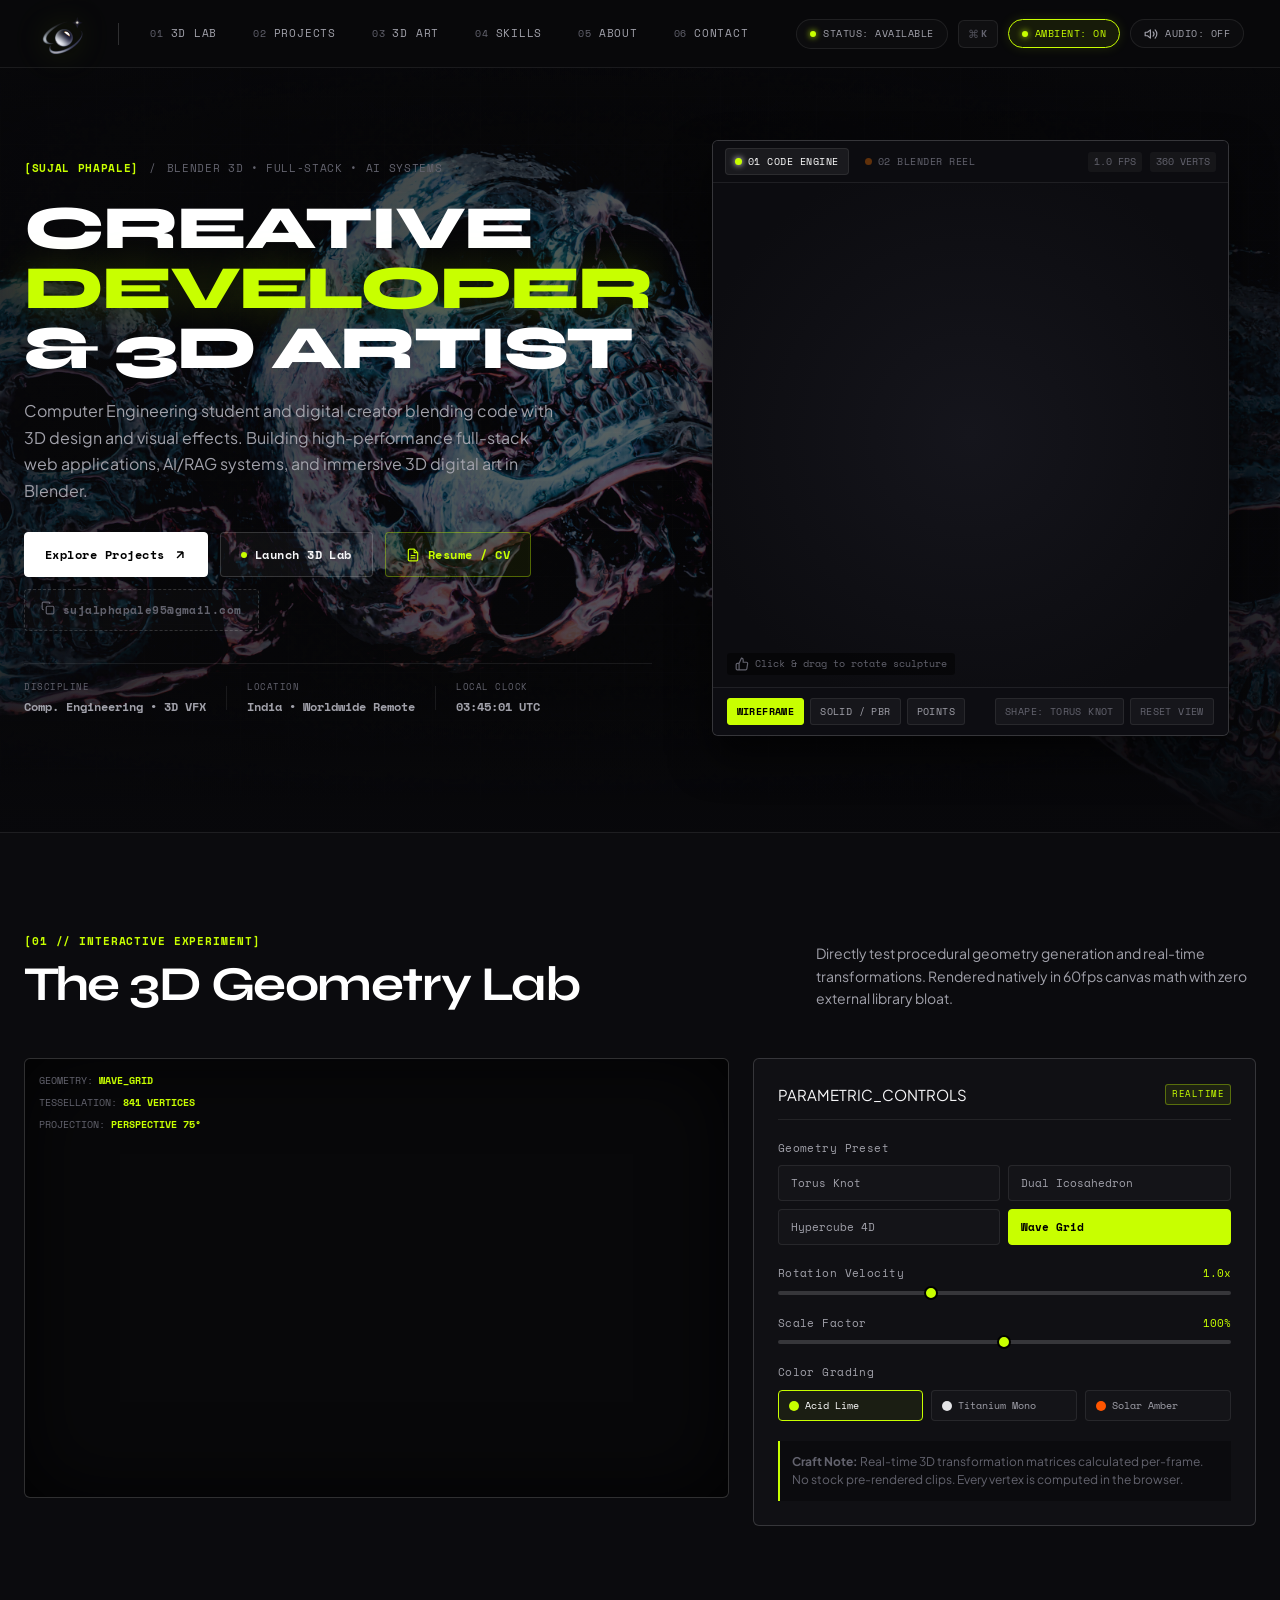
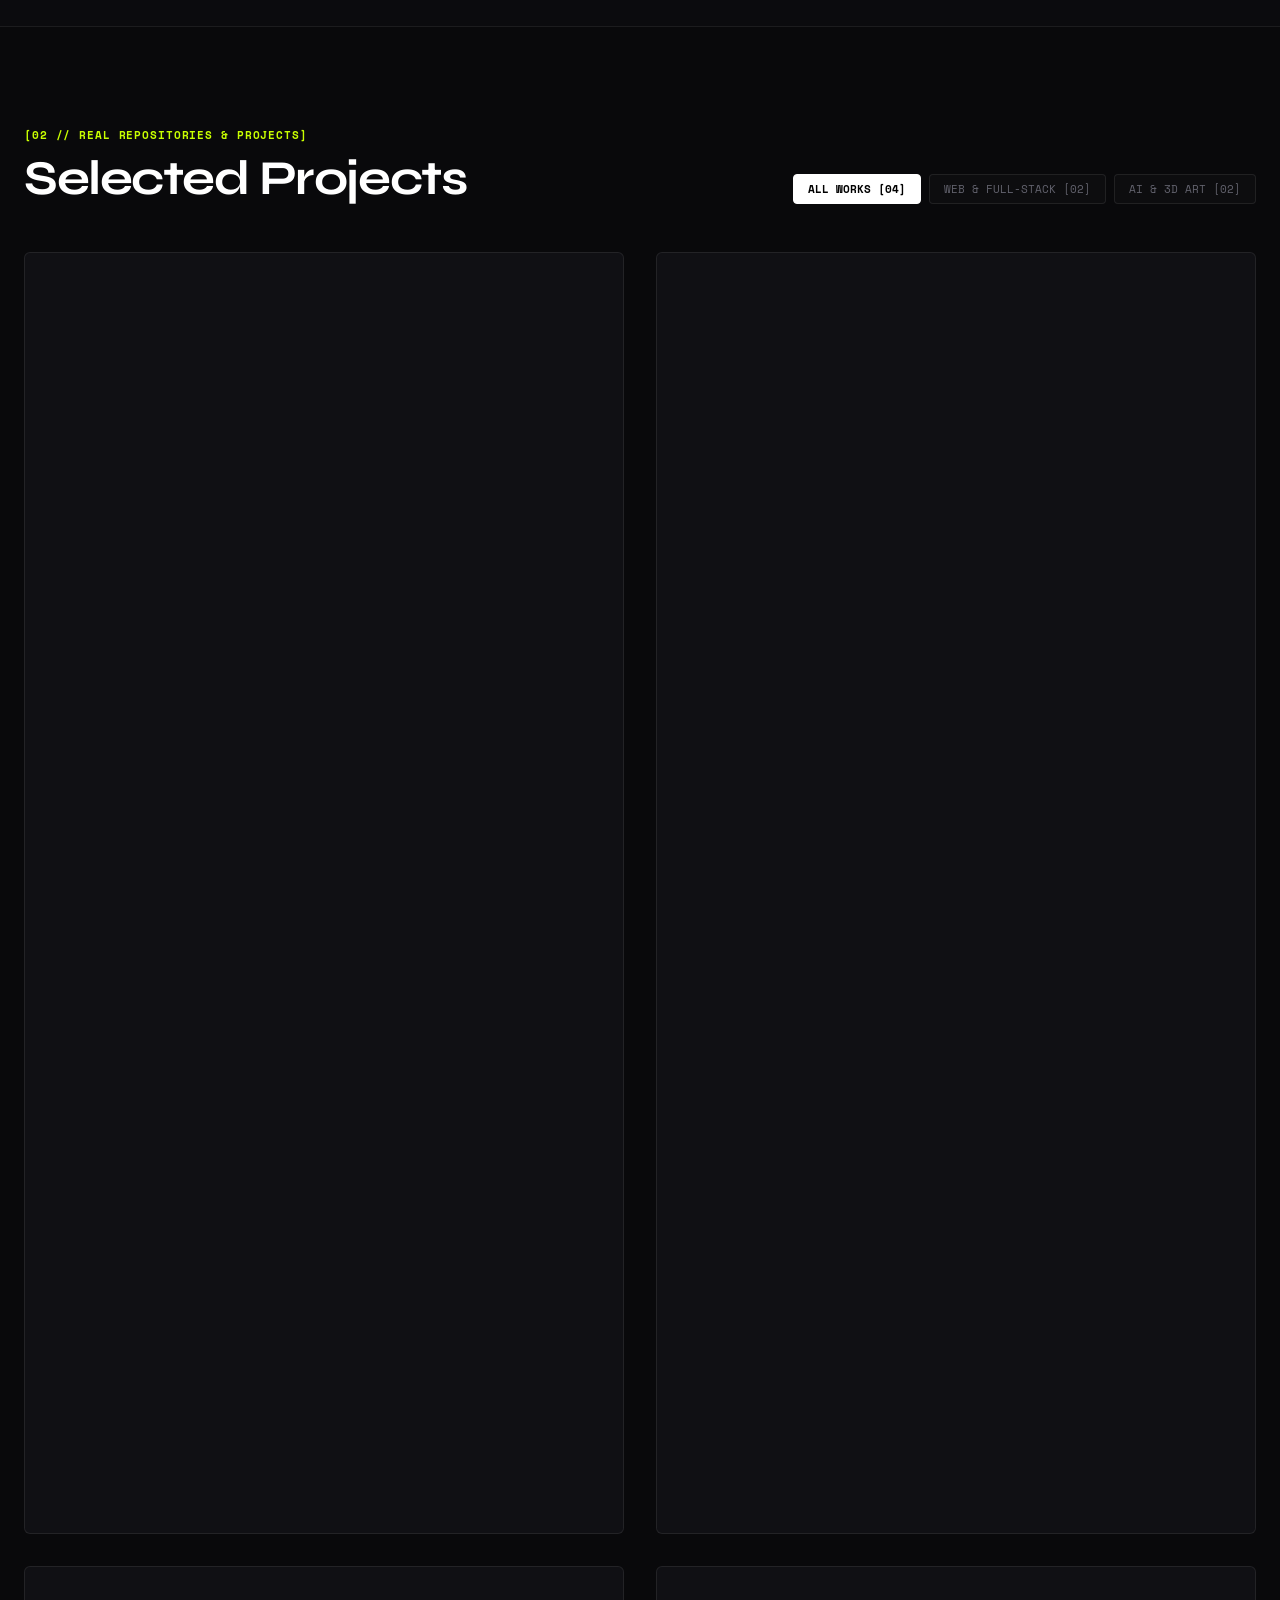
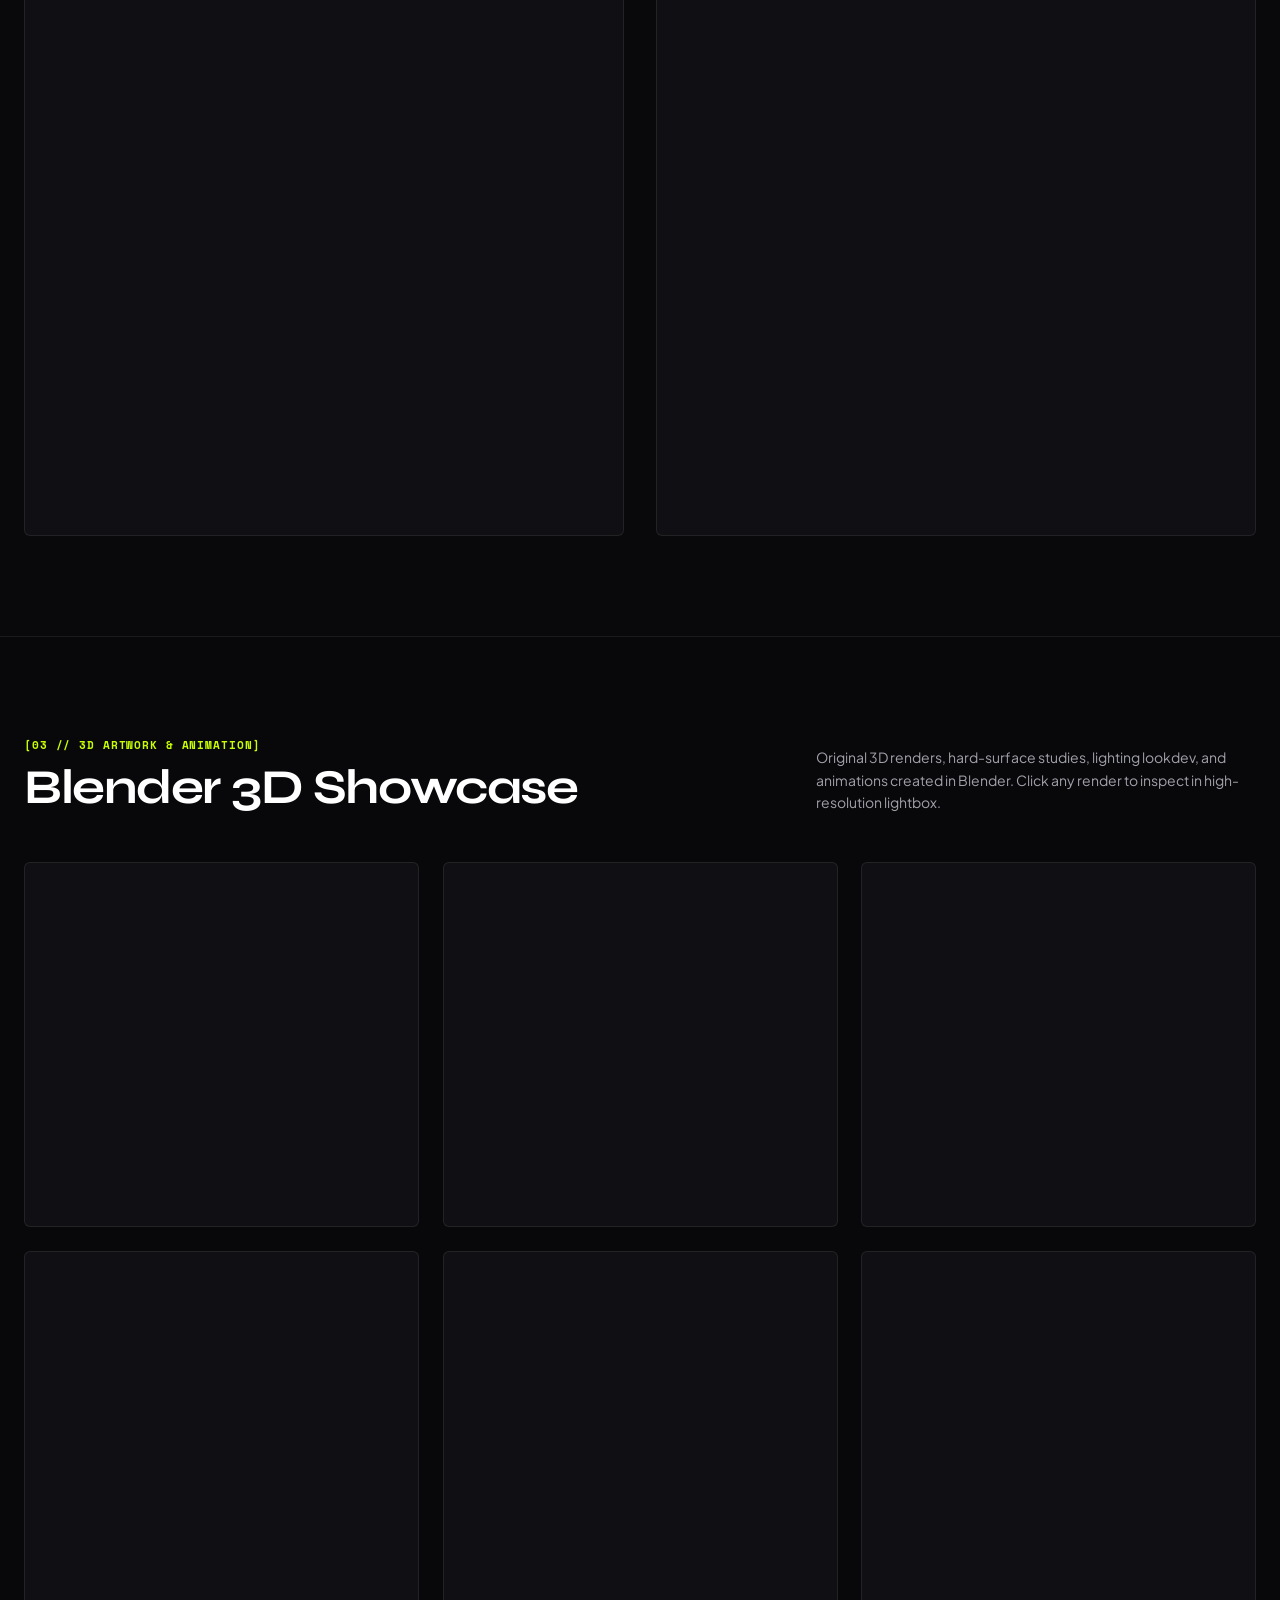
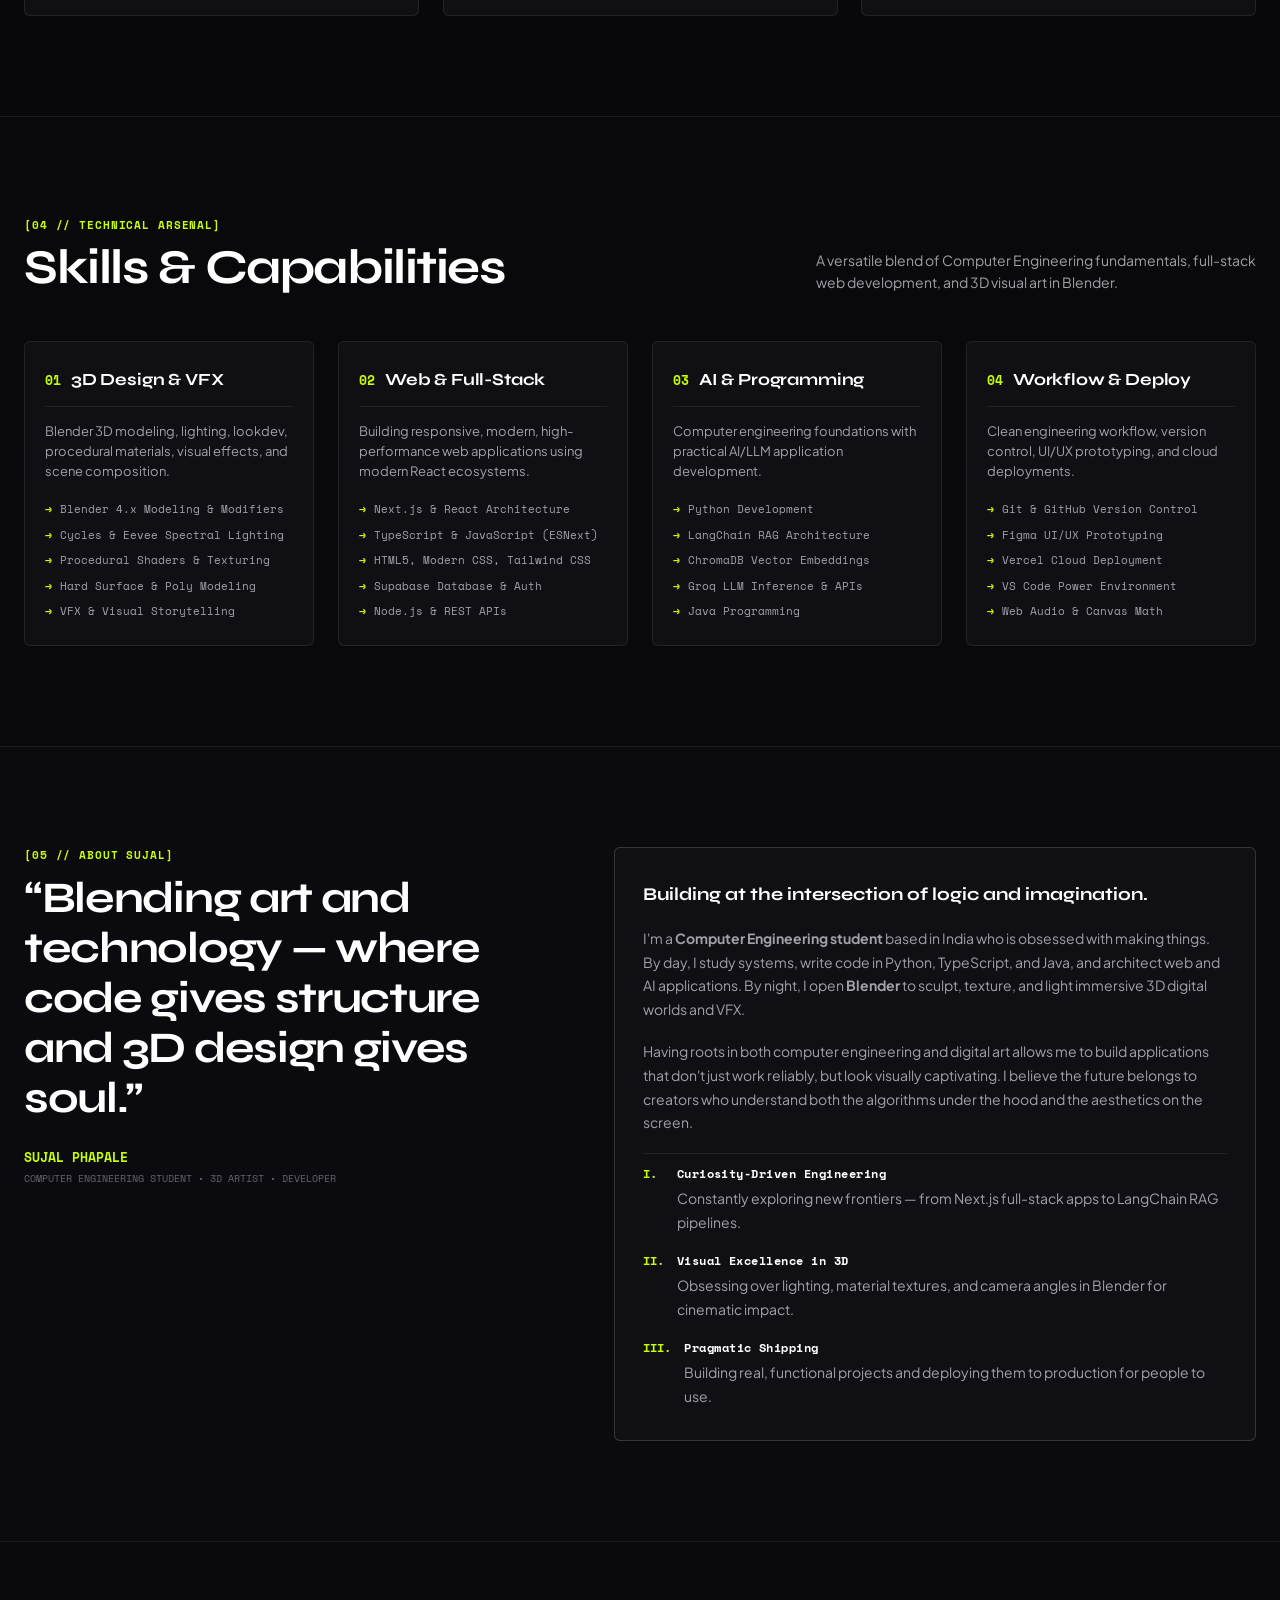
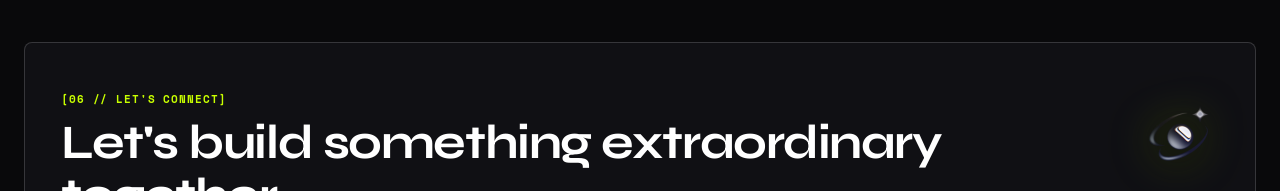
<file: index.html>
<!DOCTYPE html>
<html lang="en">
<head>
  <meta charset="UTF-8">
  <meta name="viewport" content="width=device-width, initial-scale=1.0">
  <title>Sujal Phapale — 3D Artist &amp; Software Developer</title>
  <meta name="description" content="Portfolio of Sujal Phapale: Computer Engineering student, 3D artist, and developer specializing in Blender 3D, full-stack Next.js applications, and AI/RAG systems.">
  <meta name="theme-color" content="#08080b">
  
  <!-- Open Graph / Facebook / LinkedIn -->
  <meta property="og:type" content="website">
  <meta property="og:title" content="Sujal Phapale — 3D Artist &amp; Software Developer">
  <meta property="og:description" content="Computer Engineering student, 3D artist, and developer specializing in Blender 3D, full-stack Next.js, and AI/RAG architectures.">
  <meta property="og:image" content="assets/blender/Skullfinal.png">
  
  <!-- Twitter Card -->
  <meta name="twitter:card" content="summary_large_image">
  <meta name="twitter:title" content="Sujal Phapale — 3D Artist &amp; Software Developer">
  <meta name="twitter:description" content="Computer Engineering student, 3D artist, and developer specializing in Blender 3D, full-stack Next.js, and AI/RAG architectures.">
  <meta name="twitter:image" content="assets/blender/Skullfinal.png">

  <!-- Minimalist SVG Monogram Favicon -->
  <link rel="icon" type="image/svg+xml" href="data:image/svg+xml,<svg xmlns='http://www.w3.org/2000/svg' viewBox='0 0 32 32'><rect width='32' height='32' rx='6' fill='%2308080b'/><rect x='2' y='2' width='28' height='28' rx='4' fill='none' stroke='%2322222a' stroke-width='1.5'/><text x='16' y='21' font-family='monospace' font-weight='700' font-size='13' fill='%23c8ff00' text-anchor='middle'>SP</text></svg>">

  <link rel="preconnect" href="https://fonts.googleapis.com">
  <link rel="preconnect" href="https://fonts.gstatic.com" crossorigin>
  <link href="https://fonts.googleapis.com/css2?family=Plus+Jakarta+Sans:wght@300;400;500;600;700&family=Space+Mono:ital,wght@0,400;0,700;1,400&family=Syne:wght@600;700;800&display=swap" rel="stylesheet">
  <link rel="stylesheet" href="style.css?v=2.7">
</head>
<body class="theme-dark">
  <!-- Subtle architectural background grid & grain -->
  <div class="bg-grid-overlay" aria-hidden="true"></div>
  <div class="bg-noise-overlay" aria-hidden="true"></div>

  <!-- ════════════════ TOP MASTHEAD / NAVBAR ════════════════ -->
  <header class="masthead" id="masthead">
    <div class="masthead-inner">
      <div class="masthead-brand">
        <a href="#hero" class="brand-link" aria-label="Sujal Phapale - Creative Developer & 3D Artist">
          <div class="brand-logo-wrap" title="Sujal Phapale - Celestial 3D Emblem">
            <div class="metallic-paint-container" id="brand-metallic-logo" data-metallic-paint="true" data-image-src="assets/images/logo-celestial.png" data-color="#ffffff" data-scale="0.95" data-speed="0.85">
              <canvas class="metallic-paint-canvas"></canvas>
            </div>
            <span class="brand-monogram">SP</span>
          </div>
        </a>
      </div>

      <nav class="masthead-nav" id="masthead-nav">
        <ul class="nav-menu">
          <li><a href="#lab" class="nav-item"><span class="nav-idx">01</span>3D Lab</a></li>
          <li><a href="#works" class="nav-item"><span class="nav-idx">02</span>Projects</a></li>
          <li><a href="#blender-gallery" class="nav-item"><span class="nav-idx">03</span>3D Art</a></li>
          <li><a href="#capabilities" class="nav-item"><span class="nav-idx">04</span>Skills</a></li>
          <li><a href="#philosophy" class="nav-item"><span class="nav-idx">05</span>About</a></li>
          <li><a href="#contact" class="nav-item"><span class="nav-idx">06</span>Contact</a></li>
        </ul>
      </nav>

      <div class="masthead-actions">
        <!-- Live Studio Status Pill matching ambient and audio toggles -->
        <a href="#contact" class="status-toggle" title="Currently open for select engineering roles & 3D commissions">
          <span class="status-indicator-dot-nav"></span>
          <span>STATUS: AVAILABLE</span>
        </a>

        <!-- Command Palette Trigger -->
        <button class="cmd-trigger-btn" id="cmd-trigger-btn" aria-label="Open command palette (Ctrl+K)" title="Command Palette (Ctrl + K)">
          <span class="cmd-key-symbol">&#8984;</span><span class="cmd-key-letter">K</span>
        </button>

        <!-- Ambient Hero Video Toggle -->
        <button class="ambient-toggle active" id="ambient-toggle" aria-label="Toggle ambient video backdrop" title="Toggle ambient 3D video background">
          <span class="ambient-indicator"></span>
          <span class="ambient-label">AMBIENT: ON</span>
        </button>

        <!-- Interactive Audio Synthesizer Toggle -->
        <button class="sound-toggle" id="sound-toggle" aria-label="Toggle micro audio effects">
          <span class="sound-icon">
            <svg width="14" height="14" viewBox="0 0 24 24" fill="none" stroke="currentColor" stroke-width="2" stroke-linecap="round" stroke-linejoin="round"><polygon points="11 5 6 9 2 9 2 15 6 15 11 19 11 5"/><path d="M15.54 8.46a5 5 0 0 1 0 7.07"/><path d="M19.07 4.93a10 10 0 0 1 0 14.14"/></svg>
          </span>
          <span class="sound-label">AUDIO: OFF</span>
        </button>

        <button class="mobile-toggle" id="mobile-toggle" aria-label="Toggle menu">
          <span></span>
          <span></span>
        </button>
      </div>
    </div>
  </header>

  <main>
    <!-- ════════════════ HERO SECTION ════════════════ -->
    <section class="hero-section" id="hero">
      <!-- Ambient 3D Render Video Backdrop -->
      <div class="hero-ambient-wrap" id="hero-ambient-wrap">
        <video class="hero-ambient-video" id="hero-ambient-video" autoplay loop muted playsinline preload="auto" poster="assets/blender/Skullfinal.png">
          <source src="assets/blender/0001-0500.mkv" type="video/mp4">
          <source src="assets/blender/0001-0500.mkv" type="video/webm">
          <source src="assets/blender/0001-0500.mkv" type="video/x-matroska">
        </video>
        <div class="hero-ambient-overlay"></div>
      </div>

      <div class="hero-container">
        <!-- Left: Text & Manifesto -->
        <div class="hero-text-block">
          <div class="hero-meta-strip">
            <span class="mono-badge">[SUJAL PHAPALE]</span>
            <span class="meta-sep">/</span>
            <span class="mono-text">BLENDER 3D &bull; FULL-STACK &bull; AI SYSTEMS</span>
          </div>

          <h1 class="hero-headline">
            <span class="headline-row">CREATIVE</span>
            <span class="headline-row headline-highlight">DEVELOPER</span>
            <span class="headline-row">&amp; 3D ARTIST</span>
          </h1>

          <p class="hero-lead">
            Computer Engineering student and digital creator blending code with 3D design and visual effects.
            Building high-performance full-stack web applications, AI/RAG systems, and immersive 3D digital art in Blender.
          </p>

          <div class="hero-controls">
            <a href="#works" class="btn btn-solid">
              <span>Explore Projects</span>
              <svg width="14" height="14" viewBox="0 0 24 24" fill="none" stroke="currentColor" stroke-width="2.5"><path d="M7 17L17 7M17 7H7M17 7V17"/></svg>
            </a>
            <a href="#lab" class="btn btn-ghost">
              <span class="pulse-indicator"></span>
              <span>Launch 3D Lab</span>
            </a>
            <a href="assets/docs/Sujal_Phapale_Resume.pdf" download="Sujal_Phapale_Resume.pdf" target="_blank" rel="noopener" class="btn btn-resume" id="hero-resume-btn" title="Download Sujal Phapale's Resume (PDF)">
              <svg width="14" height="14" viewBox="0 0 24 24" fill="none" stroke="currentColor" stroke-width="2"><path d="M14 2H6a2 2 0 0 0-2 2v16a2 2 0 0 0 2 2h12a2 2 0 0 0 2-2V8z"/><polyline points="14 2 14 8 20 8"/><line x1="16" y1="13" x2="8" y2="13"/><line x1="16" y1="17" x2="8" y2="17"/></svg>
              <span>Resume / CV</span>
            </a>
            <button class="btn btn-copy-email" id="quick-copy-email" title="Click to copy email address">
              <span class="copy-icon">
                <svg width="14" height="14" viewBox="0 0 24 24" fill="none" stroke="currentColor" stroke-width="2"><rect x="9" y="9" width="13" height="13" rx="2" ry="2"/><path d="M5 15H4a2 2 0 0 1-2-2V4a2 2 0 0 1 2-2h9a2 2 0 0 1 2 2v1"/></svg>
              </span>
              <span class="email-text">sujalphapale95@gmail.com</span>
            </button>
          </div>

          <!-- Hero Telemetry Data -->
          <div class="hero-telemetry-strip">
            <div class="telemetry-item">
              <span class="telemetry-label">DISCIPLINE</span>
              <span class="telemetry-val">Comp. Engineering &bull; 3D VFX</span>
            </div>
            <div class="telemetry-divider"></div>
            <div class="telemetry-item">
              <span class="telemetry-label">LOCATION</span>
              <span class="telemetry-val">India &bull; Worldwide Remote</span>
            </div>
            <div class="telemetry-divider"></div>
            <div class="telemetry-item">
              <span class="telemetry-label">LOCAL CLOCK</span>
              <span class="telemetry-val" id="hero-local-clock">--:--:-- UTC</span>
            </div>
          </div>
        </div>

        <!-- Right: Real Interactive Dual-Engine Viewport -->
        <div class="hero-viewport-wrapper">
          <div class="viewport-card">
            <!-- Viewport Titlebar & Mode Switcher -->
            <div class="viewport-header">
              <div class="viewport-mode-tabs" role="tablist">
                <button class="viewport-tab active" id="tab-hero-code" data-target="code" role="tab" aria-selected="true">
                  <span class="tab-dot green"></span>
                  <span>01 CODE ENGINE</span>
                </button>
                <button class="viewport-tab" id="tab-hero-reel" data-target="reel" role="tab" aria-selected="false">
                  <span class="tab-dot orange"></span>
                  <span>02 BLENDER REEL</span>
                </button>
              </div>
              <div class="viewport-stats">
                <span class="hud-tag" id="hero-fps-counter">60.0 FPS</span>
                <span class="hud-tag" id="hero-vert-counter">360 VERTS</span>
              </div>
            </div>

            <!-- The Dual-Engine Mount Point (Canvas & Blender Video) -->
            <div class="canvas-mount-point" id="canvas-container">
              <canvas id="hero-canvas"></canvas>
              
              <!-- Blender 500-Frame Animation Reel Player -->
              <div class="hero-reel-container" id="hero-reel-container">
                <video class="hero-reel-video" id="hero-reel-video" loop muted playsinline preload="auto" poster="assets/blender/Skullfinal.png">
                  <source src="assets/blender/0001-0500.mkv" type="video/mp4">
                  <source src="assets/blender/0001-0500.mkv" type="video/webm">
                  <source src="assets/blender/0001-0500.mkv" type="video/x-matroska">
                </video>
              </div>

              <div class="viewport-hint" id="viewport-hint">
                <svg width="14" height="14" viewBox="0 0 24 24" fill="none" stroke="currentColor" stroke-width="2"><path d="M14 9V5a3 3 0 0 0-3-3l-4 9v11h11.28a2 2 0 0 0 2-1.7l1.38-9a2 2 0 0 0-2-2.3zM7 22H4a2 2 0 0 1-2-2v-7a2 2 0 0 1 2-2h3"/></svg>
                <span id="viewport-hint-text">Click &amp; drag to rotate sculpture</span>
              </div>
            </div>

            <!-- Viewport Interactive Toolbar (Canvas Controls) -->
            <div class="viewport-toolbar" id="toolbar-code-group">
              <div class="toolbar-group">
                <button class="tool-btn active" data-mode="wireframe" id="tool-wire">WIREFRAME</button>
                <button class="tool-btn" data-mode="solid" id="tool-solid">SOLID / PBR</button>
                <button class="tool-btn" data-mode="points" id="tool-points">POINTS</button>
              </div>
              <div class="toolbar-group">
                <button class="tool-btn tool-btn-secondary" id="tool-shape">SHAPE: TORUS KNOT</button>
                <button class="tool-btn tool-btn-secondary" id="tool-reset">RESET VIEW</button>
              </div>
            </div>

            <!-- Viewport Reel Controls Toolbar (Video Controls) -->
            <div class="viewport-toolbar hidden" id="toolbar-reel-group">
              <div class="toolbar-group">
                <button class="tool-btn active" id="btn-reel-play">PAUSE ||</button>
                <button class="tool-btn" id="btn-reel-speed">SPEED: 1.0x</button>
                <button class="tool-btn" id="btn-reel-restart">RESTART &circlearrowleft;</button>
              </div>
              <div class="toolbar-group">
                <a href="#blender-gallery" class="tool-btn tool-btn-secondary">ALL 3D WORKS &darr;</a>
              </div>
            </div>
          </div>
        </div>
      </div>
    </section>

    <!-- ════════════════ 3D INTERACTIVE LAB SECTION ════════════════ -->
    <section class="section lab-section" id="lab">
      <div class="section-container">
        <div class="section-header-row">
          <div>
            <span class="section-kicker">[01 // INTERACTIVE EXPERIMENT]</span>
            <h2 class="section-title">The 3D Geometry Lab</h2>
          </div>
          <p class="section-summary">
            Directly test procedural geometry generation and real-time transformations.
            Rendered natively in 60fps canvas math with zero external library bloat.
          </p>
        </div>

        <div class="lab-workspace">
          <!-- Canvas viewport -->
          <div class="lab-canvas-box">
            <canvas id="lab-canvas"></canvas>
            <div class="lab-overlay-hud">
              <div class="hud-item">
                <span class="hud-key">GEOMETRY:</span>
                <span class="hud-val" id="lab-hud-geom">WAVE_GRID</span>
              </div>
              <div class="hud-item">
                <span class="hud-key">TESSELLATION:</span>
                <span class="hud-val" id="lab-hud-poly">841 VERTICES</span>
              </div>
              <div class="hud-item">
                <span class="hud-key">PROJECTION:</span>
                <span class="hud-val">PERSPECTIVE 75&deg;</span>
              </div>
            </div>
          </div>

          <!-- Controls panel -->
          <div class="lab-controls-panel">
            <div class="control-header">
              <span class="mono-label">PARAMETRIC_CONTROLS</span>
              <span class="badge-accent">REALTIME</span>
            </div>

            <div class="control-group">
              <label class="control-label">Geometry Preset</label>
              <div class="preset-grid">
                <button class="preset-btn" data-shape="torus">Torus Knot</button>
                <button class="preset-btn" data-shape="icosahedron">Dual Icosahedron</button>
                <button class="preset-btn" data-shape="hypercube">Hypercube 4D</button>
                <button class="preset-btn active" data-shape="wave">Wave Grid</button>
              </div>
            </div>

            <div class="control-group">
              <div class="slider-header">
                <label for="speed-slider" class="control-label">Rotation Velocity</label>
                <span class="slider-readout" id="speed-val">1.0x</span>
              </div>
              <input type="range" id="speed-slider" min="0" max="3" step="0.1" value="1.0" class="tech-slider">
            </div>

            <div class="control-group">
              <div class="slider-header">
                <label for="scale-slider" class="control-label">Scale Factor</label>
                <span class="slider-readout" id="scale-val">100%</span>
              </div>
              <input type="range" id="scale-slider" min="0.5" max="1.5" step="0.05" value="1.0" class="tech-slider">
            </div>

            <div class="control-group">
              <label class="control-label">Color Grading</label>
              <div class="color-mode-grid">
                <button class="color-btn active" data-color="lime"><span class="color-swatch swatch-lime"></span>Acid Lime</button>
                <button class="color-btn" data-color="mono"><span class="color-swatch swatch-mono"></span>Titanium Mono</button>
                <button class="color-btn" data-color="solar"><span class="color-swatch swatch-solar"></span>Solar Amber</button>
              </div>
            </div>

            <div class="lab-meta-box">
              <p class="lab-meta-note">
                <strong>Craft Note:</strong> Real-time 3D transformation matrices calculated per-frame.
                No stock pre-rendered clips. Every vertex is computed in the browser.
              </p>
            </div>
          </div>
        </div>
      </div>
    </section>

    <!-- ════════════════ SELECTED WORKS SECTION ════════════════ -->
    <section class="section works-section" id="works">
      <div class="section-container">
        <div class="section-header-row">
          <div>
            <span class="section-kicker">[02 // REAL REPOSITORIES &amp; PROJECTS]</span>
            <h2 class="section-title">Selected Projects</h2>
          </div>
          <!-- Filter Tags -->
          <div class="works-filter-bar">
            <button class="filter-tag active" data-filter="all">ALL WORKS [04]</button>
            <button class="filter-tag" data-filter="web">WEB &amp; FULL-STACK [02]</button>
            <button class="filter-tag" data-filter="ai-3d">AI &amp; 3D ART [02]</button>
          </div>
        </div>

        <div class="works-grid">
          <!-- Project 01: Future-You -->
          <article class="work-card" data-category="web" data-study="future-you">
            <div class="work-header">
              <div class="work-id">01 // NEXT.JS APPLICATION</div>
              <button class="btn-case-study" data-study="future-you" title="Open interactive case study">
                <span>CASE STUDY</span> &rarr;
              </button>
            </div>
            <div class="work-visual">
              <img src="assets/images/project-future-you.png" alt="Future-You Contract App" loading="lazy" decoding="async">
              <div class="work-hover-scrim" data-study="future-you">
                <span class="scrim-label">INSPECT CASE STUDY &bull; DEEP DIVE &nearr;</span>
              </div>
            </div>
            <div class="work-body">
              <div class="work-tags">
                <span class="tag-pill">NEXT.JS</span>
                <span class="tag-pill">TYPESCRIPT</span>
                <span class="tag-pill">SUPABASE</span>
                <span class="tag-pill">WEB PUSH API</span>
                <span class="tag-pill">PWA</span>
              </div>
              <h3 class="work-title">Future-You: Self-Accountability Contract Platform</h3>
              <p class="work-desc">
                Full-stack Next.js web app that turns personal goals into binding situational contracts with your future self.
                Features conditional trigger builders, Web Push contextual reminders, and commitment archive analytics. Deployed on Vercel.
              </p>
              <div class="work-specs">
                <div class="spec-col">
                  <span class="spec-k">LIVE DEMO</span>
                  <a href="https://future-you-virid.vercel.app" target="_blank" rel="noopener" class="spec-v link-accent">future-you-virid.vercel.app &nearr;</a>
                </div>
                <div class="spec-col">
                  <span class="spec-k">SOURCE CODE</span>
                  <a href="https://github.com/SujalPhapale95/Future-You" target="_blank" rel="noopener" class="spec-v link-accent">GitHub Repo &nearr;</a>
                </div>
              </div>
            </div>
          </article>

          <!-- Project 02: RAG Document Chatbot -->
          <article class="work-card" data-category="ai-3d" data-study="rag-chatbot">
            <div class="work-header">
              <div class="work-id">02 // AI &amp; LLM ARCHITECTURE</div>
              <button class="btn-case-study" data-study="rag-chatbot" title="Open interactive case study">
                <span>CASE STUDY</span> &rarr;
              </button>
            </div>
            <div class="work-visual work-visual-cli">
              <div class="cli-terminal-mock">
                <div class="cli-topbar">
                  <span class="cli-dot red"></span>
                  <span class="cli-dot yellow"></span>
                  <span class="cli-dot green"></span>
                  <span class="cli-title">python rag_chatbot.py --chromadb ./vector_store</span>
                </div>
                <div class="cli-output">
                  <p class="cli-line green">&gt; Initializing Hugging Face Embeddings...</p>
                  <p class="cli-line">&gt; Loading ChromaDB vector index: 12,400 chunks</p>
                  <p class="cli-line green">&gt; Groq LLM inference connected [Llama 3 / Mixtral]</p>
                  <p class="cli-line cyan">&gt; Semantic similarity retrieval: 0.94 score &check;</p>
                  <p class="cli-line">&gt; Response generated in 240ms via Groq API</p>
                </div>
              </div>
              <div class="work-hover-scrim" data-study="rag-chatbot">
                <span class="scrim-label">INSPECT CASE STUDY &bull; DEEP DIVE &nearr;</span>
              </div>
            </div>
            <div class="work-body">
              <div class="work-tags">
                <span class="tag-pill">PYTHON</span>
                <span class="tag-pill">LANGCHAIN</span>
                <span class="tag-pill">CHROMADB</span>
                <span class="tag-pill">HUGGING FACE</span>
                <span class="tag-pill">GROQ LLM</span>
              </div>
              <h3 class="work-title">RAG Document Intelligence Chatbot</h3>
              <p class="work-desc">
                Retrieval-Augmented Generation chatbot built with LangChain, ChromaDB vector database,
                Hugging Face dense embeddings, and Groq's high-speed LPU inference engine for conversational QA over custom document corpora.
              </p>
              <div class="work-specs">
                <div class="spec-col">
                  <span class="spec-k">VECTOR PIPELINE</span>
                  <span class="spec-v">ChromaDB + HF</span>
                </div>
                <div class="spec-col">
                  <span class="spec-k">SOURCE CODE</span>
                  <a href="https://github.com/SujalPhapale95/RAG-Document-Chatbot" target="_blank" rel="noopener" class="spec-v link-accent">GitHub Repo &nearr;</a>
                </div>
              </div>
            </div>
          </article>

          <!-- Project 03: Chrome Skulls Lookdev -->
          <article class="work-card" data-category="ai-3d" data-study="chrome-skulls">
            <div class="work-header">
              <div class="work-id">03 // 3D ART &amp; LOOKDEV</div>
              <button class="btn-case-study" data-study="chrome-skulls" title="Open interactive case study">
                <span>CASE STUDY</span> &rarr;
              </button>
            </div>
            <div class="work-visual">
              <img src="assets/blender/Skullfinal.png" alt="Chrome Skulls: Iridescent Lookdev by Sujal Phapale" loading="lazy" decoding="async">
              <div class="work-hover-scrim" data-study="chrome-skulls">
                <span class="scrim-label">INSPECT CASE STUDY &bull; LOOKDEV &nearr;</span>
              </div>
            </div>
            <div class="work-body">
              <div class="work-tags">
                <span class="tag-pill">BLENDER 4.x</span>
                <span class="tag-pill">CYCLES ENGINE</span>
                <span class="tag-pill">CHROME LOOKDEV</span>
                <span class="tag-pill">ANISOTROPIC</span>
              </div>
              <h3 class="work-title">Chrome Skulls: Iridescent Metallic Lookdev</h3>
              <p class="work-desc">
                High-fidelity 3D modeling and shader study crafted in Blender. Features quad-topology anatomical skull sculpts,
                photorealistic iridescent metallic reflections, and cinematic rim lighting against deep obsidian black.
              </p>
              <div class="work-specs">
                <div class="spec-col">
                  <span class="spec-k">RENDER ENGINE</span>
                  <span class="spec-v">Blender Cycles</span>
                </div>
                <div class="spec-col">
                  <span class="spec-k">INSTAGRAM ART</span>
                  <a href="https://www.instagram.com/sujal.phapale/" target="_blank" rel="noopener" class="spec-v link-accent">@sujal.phapale &nearr;</a>
                </div>
              </div>
            </div>
          </article>

          <!-- Project 04: CrimeRate AI -->
          <article class="work-card" data-category="ai-3d web" data-study="crime-rate-ai">
            <div class="work-header">
              <div class="work-id">04 // ML &amp; PREDICTIVE ANALYTICS</div>
              <button class="btn-case-study" data-study="crime-rate-ai" title="Open interactive case study">
                <span>CASE STUDY</span> &rarr;
              </button>
            </div>
            <div class="work-visual">
              <img src="assets/images/project-crimerate-ai.png" alt="CrimeRate AI: Urban Crime Prediction &amp; Analytics" loading="lazy" decoding="async">
              <div class="work-hover-scrim" data-study="crime-rate-ai">
                <span class="scrim-label">INSPECT CASE STUDY &bull; PREDICTIVE ML &nearr;</span>
              </div>
            </div>
            <div class="work-body">
              <div class="work-tags">
                <span class="tag-pill">PYTHON</span>
                <span class="tag-pill">FLASK</span>
                <span class="tag-pill">SCIKIT-LEARN</span>
                <span class="tag-pill">PANDAS</span>
                <span class="tag-pill">CHART.JS</span>
                <span class="tag-pill">TAILWINDCSS</span>
              </div>
              <h3 class="work-title">CrimeRate AI: Predictive Crime Analytics</h3>
              <p class="work-desc">
                Machine learning web application that predicts and compares crime rates across major Indian metropolitan centers.
                Features regression modeling adjusted for dynamic population growth, 4-tier risk classification, and interactive Chart.js comparative visualizers.
              </p>
              <div class="work-specs">
                <div class="spec-col">
                  <span class="spec-k">LIVE DEMO</span>
                  <a href="https://crimerate-ai.onrender.com/" target="_blank" rel="noopener" class="spec-v link-accent">crimerate-ai.onrender.com &nearr;</a>
                </div>
                <div class="spec-col">
                  <span class="spec-k">SOURCE CODE</span>
                  <a href="https://github.com/shreyassindhur/CrimeRate-AI" target="_blank" rel="noopener" class="spec-v link-accent">GitHub Repo &nearr;</a>
                </div>
              </div>
            </div>
          </article>
        </div>
      </div>
    </section>

    <!-- ════════════════ BLENDER 3D GALLERY & SHOWCASE ════════════════ -->
    <section class="section blender-gallery-section" id="blender-gallery">
      <div class="section-container">
        <div class="section-header-row">
          <div>
            <span class="section-kicker">[03 // 3D ARTWORK &amp; ANIMATION]</span>
            <h2 class="section-title">Blender 3D Showcase</h2>
          </div>
          <p class="section-summary">
            Original 3D renders, hard-surface studies, lighting lookdev, and animations created in Blender.
            Click any render to inspect in high-resolution lightbox.
          </p>
        </div>

        <div class="gallery-grid">
          <!-- Item 1: Chrome Skulls -->
          <div class="gallery-item" data-media="assets/blender/Skullfinal.png" data-type="image" data-title="Chrome Skulls: Iridescent Lookdev" data-desc="Quad-remeshed human skulls with custom anisotropic chrome material, multi-point cinematic rim lighting, and iridescent specular highlights rendered in Blender Cycles." data-link="assets/blender/Skullfinal.png">
            <div class="gallery-thumb-wrap">
              <span class="gallery-badge">CYCLES RENDER</span>
              <img src="assets/blender/Skullfinal.png" alt="Chrome Skulls by Sujal Phapale" loading="lazy" decoding="async">
              <div class="gallery-hover-overlay">
                <span class="gallery-zoom-btn">
                  <svg width="14" height="14" viewBox="0 0 24 24" fill="none" stroke="currentColor" stroke-width="2"><circle cx="11" cy="11" r="8"/><line x1="21" y1="21" x2="16.65" y2="16.65"/><line x1="11" y1="8" x2="11" y2="14"/><line x1="8" y1="11" x2="14" y2="11"/></svg>
                  <span>Inspect High-Res</span>
                </span>
              </div>
            </div>
            <div class="gallery-info">
              <span class="gallery-meta">BLENDER &bull; LIGHTING &amp; LOOKDEV</span>
              <h3 class="gallery-title">Chrome Skulls</h3>
              <p class="gallery-caption">Photorealistic chrome shader study with iridescent reflections and high-poly geometry.</p>
            </div>
          </div>

          <!-- Item 2: The Masked Goddess -->
          <div class="gallery-item" data-media="assets/blender/u4_optimized.jpg" data-type="image" data-title="The Masked Nemesis (8K Ultra Master)" data-desc="Classical marble and dark stone statue draped in flowing robes, adorned with a golden mask and chains against dramatic atmospheric storm clouds. Full 8K master available." data-link="assets/blender/U4.png">
            <div class="gallery-thumb-wrap">
              <span class="gallery-badge">8K ULTRA MASTER</span>
              <img src="assets/blender/u4_optimized.jpg" alt="The Masked Nemesis Statue Render by Sujal Phapale" loading="lazy" decoding="async">
              <div class="gallery-hover-overlay">
                <span class="gallery-zoom-btn">
                  <svg width="14" height="14" viewBox="0 0 24 24" fill="none" stroke="currentColor" stroke-width="2"><circle cx="11" cy="11" r="8"/><line x1="21" y1="21" x2="16.65" y2="16.65"/><line x1="11" y1="8" x2="11" y2="14"/><line x1="8" y1="11" x2="14" y2="11"/></svg>
                  <span>Inspect 8K Master</span>
                </span>
              </div>
            </div>
            <div class="gallery-info">
              <span class="gallery-meta">BLENDER &bull; VOLUMETRIC SCENE</span>
              <h3 class="gallery-title">The Masked Goddess</h3>
              <p class="gallery-caption">Mythological statue with gilded ornamental mask and chain details under stormy skies.</p>
            </div>
          </div>

          <!-- Item 3: KILLSHOT 2026 Wide -->
          <div class="gallery-item" data-media="assets/blender/72.png" data-type="image" data-title="KILLSHOT 2026: Cyber-Chrome Visual" data-desc="Futuristic visual album centerpiece featuring extruded 3D chrome typography, holographic CD disc, dark skulls, and barbed cybernetic wireframes." data-link="assets/blender/72.png">
            <div class="gallery-thumb-wrap">
              <span class="gallery-badge">CYBERPUNK LOOKDEV</span>
              <img src="assets/blender/72.png" alt="KILLSHOT 2026 Cyber-Chrome Visual by Sujal Phapale" loading="lazy" decoding="async">
              <div class="gallery-hover-overlay">
                <span class="gallery-zoom-btn">
                  <svg width="14" height="14" viewBox="0 0 24 24" fill="none" stroke="currentColor" stroke-width="2"><circle cx="11" cy="11" r="8"/><line x1="21" y1="21" x2="16.65" y2="16.65"/><line x1="11" y1="8" x2="11" y2="14"/><line x1="8" y1="11" x2="14" y2="11"/></svg>
                  <span>Inspect High-Res</span>
                </span>
              </div>
            </div>
            <div class="gallery-info">
              <span class="gallery-meta">BLENDER &bull; GRAPHIC 3D</span>
              <h3 class="gallery-title">KILLSHOT 2026: Rave Chrome</h3>
              <p class="gallery-caption">Y2K cybernetic artwork with extruded chrome typography and floating skull chains.</p>
            </div>
          </div>

          <!-- Item 4: Minimalist Desk Lamp -->
          <div class="gallery-item" data-media="assets/blender/lamp3.png" data-type="image" data-title="Minimalist Desk Lamp: Product Visualization" data-desc="Product design and interior visualization. Clean Scandinavian aesthetic focusing on soft ambient occlusion, warm emission shaders, and modular acoustic panels." data-link="assets/blender/lamp3.png">
            <div class="gallery-thumb-wrap">
              <span class="gallery-badge">PRODUCT ARCHVIZ</span>
              <img src="assets/blender/lamp3.png" alt="Minimalist Desk Lamp 3D Render by Sujal Phapale" loading="lazy" decoding="async">
              <div class="gallery-hover-overlay">
                <span class="gallery-zoom-btn">
                  <svg width="14" height="14" viewBox="0 0 24 24" fill="none" stroke="currentColor" stroke-width="2"><circle cx="11" cy="11" r="8"/><line x1="21" y1="21" x2="16.65" y2="16.65"/><line x1="11" y1="8" x2="11" y2="14"/><line x1="8" y1="11" x2="14" y2="11"/></svg>
                  <span>Inspect High-Res</span>
                </span>
              </div>
            </div>
            <div class="gallery-info">
              <span class="gallery-meta">BLENDER &bull; PRODUCT DESIGN</span>
              <h3 class="gallery-title">Modern Minimalist Lamp</h3>
              <p class="gallery-caption">Interior lookdev study balancing soft emission, realistic depth of field, and clean geometry.</p>
            </div>
          </div>

          <!-- Item 5: KILLSHOT Monolith Poster -->
          <div class="gallery-item" data-media="assets/blender/3.png" data-type="image" data-title="KILLSHOT Monolith: Vertical Study" data-desc="Monumental vertical poster composition with weathered granite pedestal, heavy chain rigging, and chrome cyber disc framed by dark skull monoliths." data-link="assets/blender/3.png">
            <div class="gallery-thumb-wrap">
              <span class="gallery-badge">POSTER COMPOSITION</span>
              <img src="assets/blender/3.png" alt="KILLSHOT Monolith Poster by Sujal Phapale" loading="lazy" decoding="async">
              <div class="gallery-hover-overlay">
                <span class="gallery-zoom-btn">
                  <svg width="14" height="14" viewBox="0 0 24 24" fill="none" stroke="currentColor" stroke-width="2"><circle cx="11" cy="11" r="8"/><line x1="21" y1="21" x2="16.65" y2="16.65"/><line x1="11" y1="8" x2="11" y2="14"/><line x1="8" y1="11" x2="14" y2="11"/></svg>
                  <span>Inspect High-Res</span>
                </span>
              </div>
            </div>
            <div class="gallery-info">
              <span class="gallery-meta">BLENDER &bull; 9:16 VERTICAL FORMAT</span>
              <h3 class="gallery-title">KILLSHOT Monolith</h3>
              <p class="gallery-caption">Vertical monument composition exploring rough carved stone materials and chain tension.</p>
            </div>
          </div>

          <!-- Item 6: Animation Reel -->
          <div class="gallery-item" data-media="assets/blender/0001-0500.mkv" data-type="video" data-title="Blender 3D Animation Sequence (Frames 0001-0500)" data-desc="500-frame keyframed 3D animation render with dynamic camera tracking, particle simulation, and motion lighting." data-link="assets/blender/0001-0500.mkv">
            <div class="gallery-thumb-wrap">
              <span class="gallery-badge">500-FRAME ANIMATION</span>
              <video src="assets/blender/0001-0500.mkv" muted loop playsinline preload="metadata" poster="assets/blender/Skullfinal.png"></video>
              <div class="gallery-hover-overlay">
                <span class="gallery-zoom-btn">
                  <svg width="14" height="14" viewBox="0 0 24 24" fill="none" stroke="currentColor" stroke-width="2"><polygon points="5 3 19 12 5 21 5 3"/></svg>
                  <span>Play Animation Reel</span>
                </span>
              </div>
            </div>
            <div class="gallery-info">
              <span class="gallery-meta">BLENDER &bull; KEYFRAME ANIMATION</span>
              <h3 class="gallery-title">3D Animation Sequence</h3>
              <p class="gallery-caption">Motion study featuring 500 frames of rendered camera animation and dynamic lighting.</p>
            </div>
          </div>
        </div>
      </div>
    </section>

    <!-- ════════════════ CAPABILITIES / MATRIX SECTION ════════════════ -->
    <section class="section capabilities-section" id="capabilities">
      <div class="section-container">
        <div class="section-header-row">
          <div>
            <span class="section-kicker">[04 // TECHNICAL ARSENAL]</span>
            <h2 class="section-title">Skills &amp; Capabilities</h2>
          </div>
          <p class="section-summary">
            A versatile blend of Computer Engineering fundamentals, full-stack web development, and 3D visual art in Blender.
          </p>
        </div>

        <div class="capabilities-matrix">
          <!-- Col 1: 3D Art & VFX -->
          <div class="capability-col">
            <div class="capability-header">
              <span class="cap-idx">01</span>
              <h3 class="cap-title">3D Design &amp; VFX</h3>
            </div>
            <p class="cap-desc">Blender 3D modeling, lighting, lookdev, procedural materials, visual effects, and scene composition.</p>
            <ul class="spec-checklist">
              <li>Blender 4.x Modeling &amp; Modifiers</li>
              <li>Cycles &amp; Eevee Spectral Lighting</li>
              <li>Procedural Shaders &amp; Texturing</li>
              <li>Hard Surface &amp; Poly Modeling</li>
              <li>VFX &amp; Visual Storytelling</li>
            </ul>
          </div>

          <!-- Col 2: Web & Full-Stack -->
          <div class="capability-col">
            <div class="capability-header">
              <span class="cap-idx">02</span>
              <h3 class="cap-title">Web &amp; Full-Stack</h3>
            </div>
            <p class="cap-desc">Building responsive, modern, high-performance web applications using modern React ecosystems.</p>
            <ul class="spec-checklist">
              <li>Next.js &amp; React Architecture</li>
              <li>TypeScript &amp; JavaScript (ESNext)</li>
              <li>HTML5, Modern CSS, Tailwind CSS</li>
              <li>Supabase Database &amp; Auth</li>
              <li>Node.js &amp; REST APIs</li>
            </ul>
          </div>

          <!-- Col 3: AI & Programming -->
          <div class="capability-col">
            <div class="capability-header">
              <span class="cap-idx">03</span>
              <h3 class="cap-title">AI &amp; Programming</h3>
            </div>
            <p class="cap-desc">Computer engineering foundations with practical AI/LLM application development.</p>
            <ul class="spec-checklist">
              <li>Python Development</li>
              <li>LangChain RAG Architecture</li>
              <li>ChromaDB Vector Embeddings</li>
              <li>Groq LLM Inference &amp; APIs</li>
              <li>Java Programming</li>
            </ul>
          </div>

          <!-- Col 4: Workflow & Tools -->
          <div class="capability-col">
            <div class="capability-header">
              <span class="cap-idx">04</span>
              <h3 class="cap-title">Workflow &amp; Deploy</h3>
            </div>
            <p class="cap-desc">Clean engineering workflow, version control, UI/UX prototyping, and cloud deployments.</p>
            <ul class="spec-checklist">
              <li>Git &amp; GitHub Version Control</li>
              <li>Figma UI/UX Prototyping</li>
              <li>Vercel Cloud Deployment</li>
              <li>VS Code Power Environment</li>
              <li>Web Audio &amp; Canvas Math</li>
            </ul>
          </div>
        </div>
      </div>
    </section>

    <!-- ════════════════ PHILOSOPHY / ABOUT SECTION ════════════════ -->
    <section class="section philosophy-section" id="philosophy">
      <div class="section-container">
        <div class="philosophy-layout">
          <div class="philosophy-quote-side">
            <span class="section-kicker">[05 // ABOUT SUJAL]</span>
            <blockquote class="manifesto-quote">
              &ldquo;Blending art and technology — where code gives structure and 3D design gives soul.&rdquo;
            </blockquote>
            <div class="author-tag">
              <span class="author-name">SUJAL PHAPALE</span>
              <span class="author-role">COMPUTER ENGINEERING STUDENT &bull; 3D ARTIST &bull; DEVELOPER</span>
            </div>
          </div>

          <div class="philosophy-text-side">
            <div class="manifesto-card">
              <h3 class="card-lead">Building at the intersection of logic and imagination.</h3>
              <p>
                I'm a <strong>Computer Engineering student</strong> based in India who is obsessed with making things.
                By day, I study systems, write code in Python, TypeScript, and Java, and architect web and AI applications.
                By night, I open <strong>Blender</strong> to sculpt, texture, and light immersive 3D digital worlds and VFX.
              </p>
              <p>
                Having roots in both computer engineering and digital art allows me to build applications that don't just work reliably,
                but look visually captivating. I believe the future belongs to creators who understand both the algorithms under the hood
                and the aesthetics on the screen.
              </p>
              <div class="manifesto-tenets">
                <div class="tenet-item">
                  <span class="tenet-num">I.</span>
                  <div>
                    <h4 class="tenet-title">Curiosity-Driven Engineering</h4>
                    <p class="tenet-desc">Constantly exploring new frontiers — from Next.js full-stack apps to LangChain RAG pipelines.</p>
                  </div>
                </div>
                <div class="tenet-item">
                  <span class="tenet-num">II.</span>
                  <div>
                    <h4 class="tenet-title">Visual Excellence in 3D</h4>
                    <p class="tenet-desc">Obsessing over lighting, material textures, and camera angles in Blender for cinematic impact.</p>
                  </div>
                </div>
                <div class="tenet-item">
                  <span class="tenet-num">III.</span>
                  <div>
                    <h4 class="tenet-title">Pragmatic Shipping</h4>
                    <p class="tenet-desc">Building real, functional projects and deploying them to production for people to use.</p>
                  </div>
                </div>
              </div>
            </div>
          </div>
        </div>
      </div>
    </section>

    <!-- ════════════════ CONTACT SECTION ════════════════ -->
    <section class="section contact-section" id="contact">
      <div class="section-container">
        <div class="contact-card-box">
          <div class="contact-header-row">
            <div class="contact-header-block">
              <span class="section-kicker">[06 // LET'S CONNECT]</span>
              <h2 class="contact-headline">Let's build something extraordinary together.</h2>
              <p class="contact-subtitle">
                Open for software development roles, 3D design / VFX collaborations, and creative freelance projects.
              </p>
            </div>
            <div class="contact-logo-chrome-wrap" title="Sujal Phapale">
              <div class="metallic-paint-container" id="contact-metallic-logo" data-metallic-paint="true" data-image-src="assets/images/logo-celestial.png" data-color="#ffffff" data-scale="0.95" data-speed="0.85">
                <canvas class="metallic-paint-canvas"></canvas>
              </div>
            </div>
          </div>

          <div class="contact-split">
            <!-- Direct communication -->
            <div class="contact-direct-info">
              <div class="direct-email-box">
                <span class="direct-label">DIRECT INQUIRIES</span>
                <a href="mailto:sujalphapale95@gmail.com" class="direct-email-link">sujalphapale95@gmail.com</a>
                <button class="btn btn-copy-small" id="copy-email-bottom">
                  <span>Copy to Clipboard</span>
                </button>
              </div>

              <div class="status-meta-card">
                <div class="meta-row">
                  <span class="meta-k">LOCATION:</span>
                  <span class="meta-v">India (Available Worldwide)</span>
                </div>
                <div class="meta-row">
                  <span class="meta-k">PROFILES:</span>
                  <span class="meta-v">GitHub &bull; LinkedIn &bull; Instagram</span>
                </div>
                <div class="meta-row">
                  <span class="meta-k">STATUS:</span>
                  <span class="meta-v">Open for Opportunities</span>
                </div>
              </div>

              <div class="social-links-grid">
                <a href="https://github.com/SujalPhapale95" target="_blank" rel="noopener" class="social-btn">
                  <svg width="18" height="18" viewBox="0 0 24 24" fill="none" stroke="currentColor" stroke-width="2"><path d="M9 19c-5 1.5-5-2.5-7-3m14 6v-3.87a3.37 3.37 0 0 0-.94-2.61c3.14-.35 6.44-1.54 6.44-7A5.44 5.44 0 0 0 20 4.77 5.07 5.07 0 0 0 19.91 1S18.73.65 16 2.48a13.38 13.38 0 0 0-7 0C6.27.65 5.09 1 5.09 1A5.07 5.07 0 0 0 5 4.77a5.44 5.44 0 0 0-1.5 3.78c0 5.42 3.3 6.61 6.44 7A3.37 3.37 0 0 0 9 18.13V22"/></svg>
                  <span>GitHub</span>
                </a>
                <a href="https://www.linkedin.com/in/sujal-phapale-545b6a318/" target="_blank" rel="noopener" class="social-btn">
                  <svg width="18" height="18" viewBox="0 0 24 24" fill="none" stroke="currentColor" stroke-width="2"><path d="M16 8a6 6 0 0 1 6 6v7h-4v-7a2 2 0 0 0-2-2 2 2 0 0 0-2 2v7h-4v-7a6 6 0 0 1 6-6z"/><rect x="2" y="9" width="4" height="12"/><circle cx="4" cy="4" r="2"/></svg>
                  <span>LinkedIn</span>
                </a>
                <a href="https://www.instagram.com/sujal.phapale/" target="_blank" rel="noopener" class="social-btn">
                  <svg width="18" height="18" viewBox="0 0 24 24" fill="none" stroke="currentColor" stroke-width="2"><rect x="2" y="2" width="20" height="20" rx="5" ry="5"/><path d="M16 11.37A4 4 0 1 1 12.63 8 4 4 0 0 1 16 11.37z"/><line x1="17.5" y1="6.5" x2="17.51" y2="6.5"/></svg>
                  <span>Instagram</span>
                </a>
                <a href="https://github.com/SujalPhapale95?tab=repositories" target="_blank" rel="noopener" class="social-btn">
                  <svg width="18" height="18" viewBox="0 0 24 24" fill="none" stroke="currentColor" stroke-width="2"><line x1="16.5" y1="9.4" x2="7.5" y2="4.21"/><path d="M21 16V8a2 2 0 0 0-1-1.73l-7-4a2 2 0 0 0-2 0l-7 4A2 2 0 0 0 3 8v8a2 2 0 0 0 1 1.73l7 4a2 2 0 0 0 2 0l7-4A2 2 0 0 0 21 16z"/><polyline points="3.27 6.96 12 12.01 20.73 6.96"/><line x1="12" y1="22.08" x2="12" y2="12"/></svg>
                  <span>All Repos</span>
                </a>
              </div>
            </div>

            <!-- Sleek Form -->
            <form class="contact-form-modern" id="contact-form">
              <div class="form-row">
                <div class="form-field">
                  <label for="name" class="field-label">YOUR NAME</label>
                  <input type="text" id="name" name="name" class="field-input" placeholder="e.g. Rahul Sharma" required>
                </div>
                <div class="form-field">
                  <label for="email" class="field-label">YOUR EMAIL</label>
                  <input type="email" id="email" name="email" class="field-input" placeholder="rahul@company.com" required>
                </div>
              </div>

              <div class="form-field">
                <label for="project-type" class="field-label">TYPE OF INQUIRY</label>
                <select id="project-type" name="project_type" class="field-select">
                  <option value="software">Software Engineering / Web App Opportunity</option>
                  <option value="3dart">3D Design &amp; VFX Collaboration</option>
                  <option value="ai">AI / RAG Chatbot Development</option>
                  <option value="general">General Collaboration / Connect</option>
                </select>
              </div>

              <div class="form-field">
                <label for="message" class="field-label">MESSAGE</label>
                <textarea id="message" name="message" class="field-textarea" rows="4" placeholder="Tell me about your project, idea, or role..." required></textarea>
              </div>

              <button type="submit" class="btn btn-submit-modern" id="form-submit-btn">
                <span>Send Message to Sujal</span>
                <svg width="16" height="16" viewBox="0 0 24 24" fill="none" stroke="currentColor" stroke-width="2"><line x1="22" y1="2" x2="11" y2="13"/><polygon points="22 2 15 22 11 13 2 9 22 2"/></svg>
              </button>
            </form>
          </div>
        </div>
      </div>
    </section>
  </main>

  <!-- ════════════════ FOOTER ════════════════ -->
  <footer class="colophon">
    <div class="colophon-container">
      <div class="colophon-left">
        <span class="mono-label">&copy; 2026 SUJAL PHAPALE. CRAFTED WITH PASSION.</span>
        <span class="colophon-sub">ENGINEERED WITH NATIVE CANVAS 3D &bull; GITHUB: @SujalPhapale95</span>
      </div>
      <div class="colophon-right">
        <a href="#hero" class="back-top-link">
          <span>BACK TO TOP</span>
          <svg width="14" height="14" viewBox="0 0 24 24" fill="none" stroke="currentColor" stroke-width="2"><path d="M18 15l-6-6-6 6"/></svg>
        </a>
      </div>
    </div>
  </footer>

  <!-- Lightbox Modal for 3D Art & Animation Inspector -->
  <div class="lightbox-modal" id="lightbox-modal" role="dialog" aria-modal="true" aria-hidden="true">
    <div class="lightbox-content">
      <div class="lightbox-header">
        <h3 class="lightbox-title" id="lightbox-title">Artwork Inspector</h3>
        <button class="lightbox-close-btn" id="lightbox-close-btn" aria-label="Close inspector">ESC / CLOSE &times;</button>
      </div>
      <div class="lightbox-media-box" id="lightbox-media-box">
        <!-- Injected via JavaScript -->
      </div>
      <div class="lightbox-footer">
        <p class="lightbox-desc" id="lightbox-desc"></p>
        <a href="#" target="_blank" rel="noopener" class="lightbox-orig-link" id="lightbox-orig-link">View Full Resolution Master Asset &nearr;</a>
      </div>
    </div>
  </div>

  <!-- ════════════════ PROJECT DEEP-DIVE CASE STUDY DRAWER ════════════════ -->
  <div class="case-study-backdrop" id="case-study-drawer" aria-hidden="true" role="dialog" aria-modal="true" aria-label="Project Deep-Dive Case Study">
    <div class="case-study-drawer-panel">
      <!-- Drawer Top Bar -->
      <div class="cs-drawer-header">
        <div class="cs-header-meta">
          <span class="cs-badge" id="cs-badge">CASE STUDY // 01</span>
          <span class="cs-category" id="cs-category">FULL-STACK &bull; NEXT.JS</span>
        </div>
        <button class="cs-close-btn" id="cs-close-btn" aria-label="Close Case Study (Esc)">
          <span>ESC / CLOSE &times;</span>
        </button>
      </div>

      <!-- Drawer Content (Injected dynamically) -->
      <div class="cs-drawer-content" id="cs-content">
        <!-- Injected via JavaScript -->
      </div>
    </div>
  </div>

  <!-- ════════════════ GLOBAL COMMAND PALETTE (CTRL + K) ════════════════ -->
  <div class="cmd-palette-backdrop" id="cmd-palette" aria-hidden="true" role="dialog" aria-modal="true" aria-label="Command Palette">
    <div class="cmd-palette-modal">
      <div class="cmd-palette-search">
        <svg class="cmd-search-icon" width="16" height="16" viewBox="0 0 24 24" fill="none" stroke="currentColor" stroke-width="2"><circle cx="11" cy="11" r="8"/><line x1="21" y1="21" x2="16.65" y2="16.65"/></svg>
        <input type="text" class="cmd-input" id="cmd-input" placeholder="Type a command or jump to section..." autocomplete="off" spellcheck="false">
        <kbd class="cmd-esc-badge" id="cmd-close-btn" title="Press Escape to close">ESC</kbd>
      </div>

      <div class="cmd-palette-results" id="cmd-results">
        <!-- Injected and filtered dynamically via JavaScript -->
      </div>

      <div class="cmd-palette-footer">
        <div class="cmd-keys-hint">
          <span><kbd>&uarr;</kbd> <kbd>&darr;</kbd> Navigate</span>
          <span><kbd>&crarr;</kbd> Select</span>
          <span><kbd>ESC</kbd> Dismiss</span>
        </div>
        <span class="cmd-sys-tag">SUJAL.SYS // HUD V2.0</span>
      </div>
    </div>
  </div>

  <!-- Toast Notification Container for Quick Copy -->
  <div class="toast-notification" id="toast-notify" role="alert" aria-live="polite">
    <span class="toast-icon">&check;</span>
    <span class="toast-msg">Email copied to clipboard!</span>
  </div>

  <script src="metallic-paint.js?v=1.1"></script>
  <script src="script.js?v=2.6"></script>
</body>
</html>
</file>
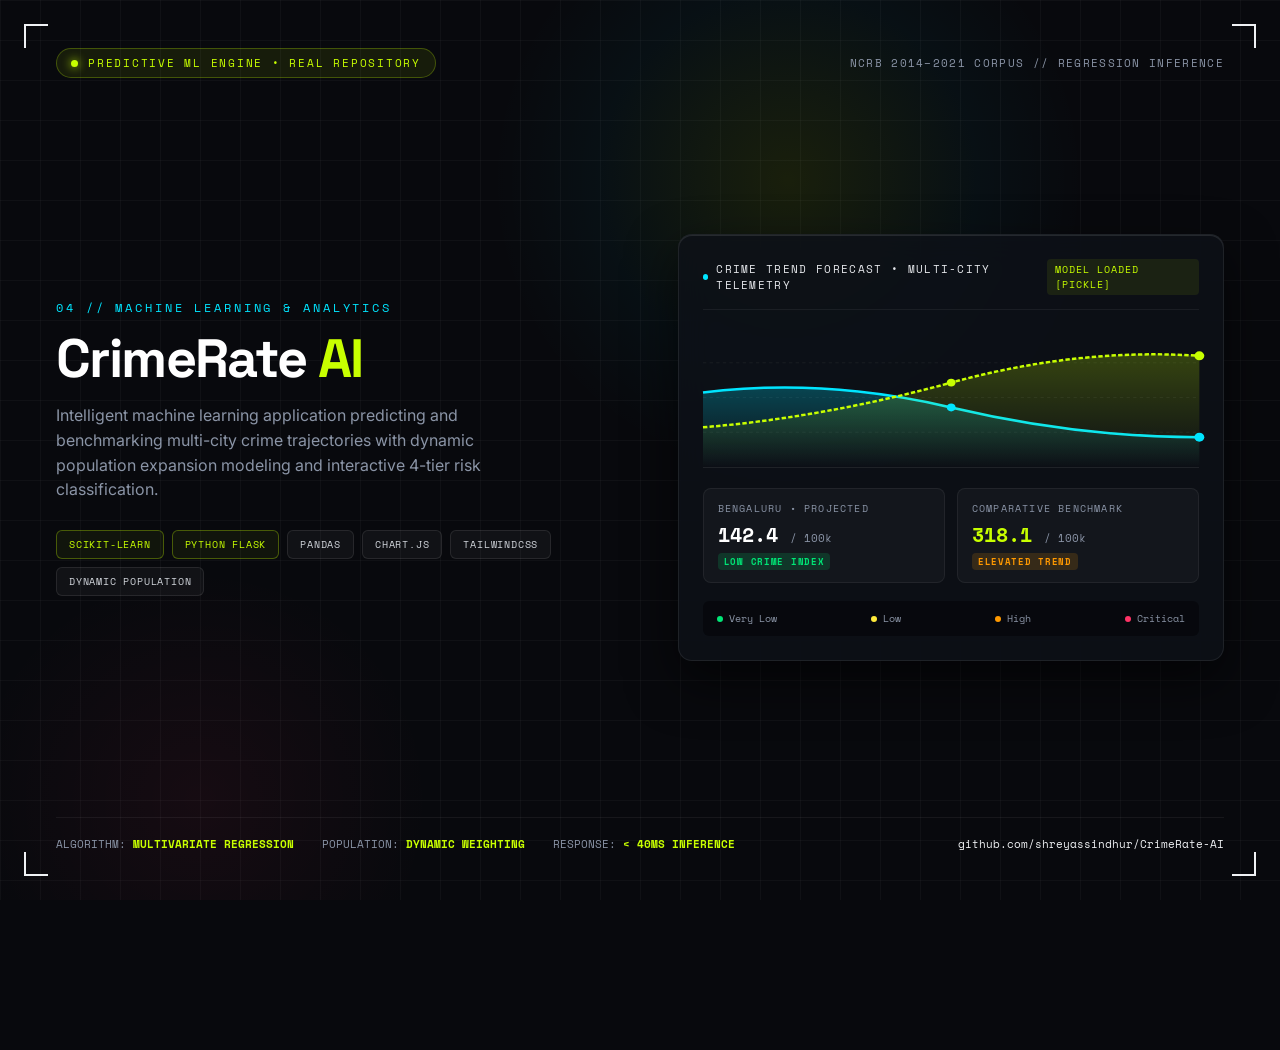
<file: crimerate-ai-cover.html>
<!DOCTYPE html>
<html lang="en">
<head>
<meta charset="UTF-8">
<meta name="viewport" content="width=device-width, initial-scale=1.0">
<title>CrimeRate AI — Cover</title>
<link href="https://fonts.googleapis.com/css2?family=Space+Grotesk:wght@400;500;600;700&family=Space+Mono:ital,wght@0,400;0,700;1,400&family=Inter:wght@300;400;500;600;700&display=swap" rel="stylesheet">
<style>
  :root {
    --bg: #08090d;
    --card-bg: rgba(14, 17, 24, 0.85);
    --border: rgba(255, 255, 255, 0.08);
    --border-bright: rgba(200, 255, 0, 0.35);
    --accent: #c8ff00;
    --accent-glow: rgba(200, 255, 0, 0.18);
    --cyan: #00e5ff;
    --red: #ff3366;
    --orange: #ff9900;
    --green: #00e676;
    --text-primary: #f0f2f5;
    --text-muted: #8a94a6;
    --font-mono: 'Space Mono', monospace;
    --font-sans: 'Space Grotesk', -apple-system, sans-serif;
  }

  * { margin: 0; padding: 0; box-sizing: border-box; }

  html, body {
    width: 100%;
    height: 100%;
    min-height: 100vh;
    overflow: hidden;
    background: var(--bg);
    color: var(--text-primary);
    font-family: var(--font-sans);
    position: relative;
  }

  /* Architectural Grid Background */
  .grid-bg {
    position: absolute;
    inset: 0;
    background-image: 
      linear-gradient(to right, rgba(255, 255, 255, 0.03) 1px, transparent 1px),
      linear-gradient(to bottom, rgba(255, 255, 255, 0.03) 1px, transparent 1px);
    background-size: 40px 40px;
    pointer-events: none;
  }

  /* Cyber Glow Orbs */
  .glow-orb-top {
    position: absolute;
    top: -120px;
    right: 15%;
    width: 600px;
    height: 600px;
    border-radius: 50%;
    background: radial-gradient(circle, rgba(200, 255, 0, 0.09) 0%, rgba(0, 229, 255, 0.03) 45%, transparent 70%);
    pointer-events: none;
  }

  .glow-orb-bottom {
    position: absolute;
    bottom: -150px;
    left: -50px;
    width: 500px;
    height: 500px;
    border-radius: 50%;
    background: radial-gradient(circle, rgba(255, 51, 102, 0.06) 0%, transparent 65%);
    pointer-events: none;
  }

  /* Corner Technical Framing */
  .frame-corner {
    position: absolute;
    width: 24px;
    height: 24px;
    border-color: var(--border-bright);
    pointer-events: none;
    z-index: 10;
  }
  .frame-tl { top: 24px; left: 24px; border-top: 2px solid; border-left: 2px solid; }
  .frame-tr { top: 24px; right: 24px; border-top: 2px solid; border-right: 2px solid; }
  .frame-bl { bottom: 24px; left: 24px; border-bottom: 2px solid; border-left: 2px solid; }
  .frame-br { bottom: 24px; right: 24px; border-bottom: 2px solid; border-right: 2px solid; }

  /* Main Container */
  .container {
    width: 100%;
    height: 100%;
    padding: 48px 56px;
    display: flex;
    flex-direction: column;
    justify-content: space-between;
    position: relative;
    z-index: 2;
  }

  /* Top Masthead */
  .top-row {
    display: flex;
    justify-content: space-between;
    align-items: center;
  }

  .system-badge {
    display: inline-flex;
    align-items: center;
    gap: 10px;
    font-family: var(--font-mono);
    font-size: 11px;
    letter-spacing: 0.16em;
    color: var(--accent);
    padding: 6px 14px;
    border-radius: 999px;
    background: rgba(200, 255, 0, 0.08);
    border: 1px solid rgba(200, 255, 0, 0.25);
    text-transform: uppercase;
  }

  .pulse-dot {
    width: 7px;
    height: 7px;
    border-radius: 50%;
    background: var(--accent);
    box-shadow: 0 0 10px var(--accent);
  }

  .top-meta {
    font-family: var(--font-mono);
    font-size: 11px;
    letter-spacing: 0.12em;
    color: var(--text-muted);
  }

  /* Center Content Split */
  .center-split {
    display: grid;
    grid-template-columns: 1.05fr 1fr;
    gap: 48px;
    align-items: center;
    flex: 1;
    margin: 20px 0;
  }

  /* Left Hero Text */
  .hero-left {
    display: flex;
    flex-direction: column;
  }

  .kicker {
    font-family: var(--font-mono);
    font-size: 12px;
    letter-spacing: 0.24em;
    color: var(--cyan);
    text-transform: uppercase;
    margin-bottom: 14px;
    font-weight: 500;
  }

  .title-h1 {
    font-size: 54px;
    line-height: 1.06;
    font-weight: 700;
    letter-spacing: -0.03em;
    color: #ffffff;
    margin-bottom: 16px;
  }

  .title-h1 span {
    color: var(--accent);
  }

  .subtitle {
    font-size: 16px;
    line-height: 1.55;
    color: var(--text-muted);
    font-family: 'Inter', sans-serif;
    margin-bottom: 28px;
    max-width: 500px;
  }

  /* Tech Tags Row */
  .tags-row {
    display: flex;
    flex-wrap: wrap;
    gap: 8px;
  }

  .tag-pill {
    font-family: var(--font-mono);
    font-size: 10px;
    padding: 6px 12px;
    background: rgba(255, 255, 255, 0.04);
    border: 1px solid rgba(255, 255, 255, 0.09);
    border-radius: 6px;
    letter-spacing: 0.08em;
    color: #d1d5db;
  }

  .tag-pill.highlight {
    border-color: rgba(200, 255, 0, 0.3);
    color: var(--accent);
    background: rgba(200, 255, 0, 0.05);
  }

  /* Right Dashboard Card */
  .dashboard-mock {
    background: var(--card-bg);
    border: 1px solid var(--border);
    border-radius: 14px;
    padding: 24px;
    position: relative;
    box-shadow: 0 20px 50px rgba(0, 0, 0, 0.6), inset 0 1px 0 rgba(255, 255, 255, 0.1);
    backdrop-filter: blur(16px);
  }

  .dash-header {
    display: flex;
    justify-content: space-between;
    align-items: center;
    border-bottom: 1px solid rgba(255, 255, 255, 0.06);
    padding-bottom: 14px;
    margin-bottom: 18px;
  }

  .dash-title {
    font-family: var(--font-mono);
    font-size: 11px;
    letter-spacing: 0.12em;
    color: #e5e7eb;
    display: flex;
    align-items: center;
    gap: 8px;
  }

  .dash-title::before {
    content: '';
    display: inline-block;
    width: 6px;
    height: 6px;
    background: var(--cyan);
    border-radius: 50%;
  }

  .dash-status {
    font-family: var(--font-mono);
    font-size: 10px;
    color: var(--accent);
    background: rgba(200, 255, 0, 0.08);
    padding: 3px 8px;
    border-radius: 4px;
    letter-spacing: 0.1em;
  }

  /* Visual Chart Mock */
  .chart-box {
    height: 140px;
    width: 100%;
    position: relative;
    margin-bottom: 20px;
    border-bottom: 1px solid rgba(255, 255, 255, 0.08);
  }

  /* SVG Trend Lines */
  .chart-svg {
    width: 100%;
    height: 100%;
    overflow: visible;
  }

  .chart-grid-line {
    stroke: rgba(255, 255, 255, 0.05);
    stroke-dasharray: 3 3;
    stroke-width: 1;
  }

  /* City Comparator Pills */
  .comparator-row {
    display: grid;
    grid-template-columns: 1fr 1fr;
    gap: 12px;
    margin-bottom: 18px;
  }

  .city-card {
    background: rgba(255, 255, 255, 0.03);
    border: 1px solid rgba(255, 255, 255, 0.06);
    border-radius: 8px;
    padding: 12px 14px;
  }

  .city-name {
    font-family: var(--font-mono);
    font-size: 10px;
    letter-spacing: 0.12em;
    color: var(--text-muted);
    text-transform: uppercase;
    margin-bottom: 4px;
  }

  .city-val {
    font-size: 20px;
    font-weight: 700;
    color: #ffffff;
    font-family: var(--font-mono);
  }

  .city-tier {
    display: inline-block;
    font-family: var(--font-mono);
    font-size: 9px;
    margin-top: 4px;
    padding: 2px 6px;
    border-radius: 4px;
    font-weight: 600;
    letter-spacing: 0.08em;
  }

  .tier-low {
    background: rgba(0, 230, 118, 0.15);
    color: var(--green);
  }

  .tier-elevated {
    background: rgba(255, 153, 0, 0.15);
    color: var(--orange);
  }

  /* Risk Matrix Strip */
  .risk-strip {
    display: flex;
    justify-content: space-between;
    align-items: center;
    background: rgba(0, 0, 0, 0.4);
    border-radius: 6px;
    padding: 10px 14px;
    font-family: var(--font-mono);
    font-size: 10px;
  }

  .risk-item {
    display: flex;
    align-items: center;
    gap: 6px;
    color: var(--text-muted);
  }

  .risk-dot {
    width: 6px;
    height: 6px;
    border-radius: 50%;
  }

  /* Bottom Telemetry Bar */
  .bottom-bar {
    display: flex;
    justify-content: space-between;
    align-items: center;
    border-top: 1px solid rgba(255, 255, 255, 0.06);
    padding-top: 18px;
    font-family: var(--font-mono);
    font-size: 11px;
    color: var(--text-muted);
  }

  .stats-trio {
    display: flex;
    gap: 28px;
  }

  .stat-metric span {
    color: var(--accent);
    font-weight: 700;
  }

  .repo-credit {
    color: var(--text-primary);
  }
</style>
</head>
<body>
  <div class="grid-bg"></div>
  <div class="glow-orb-top"></div>
  <div class="glow-orb-bottom"></div>

  <!-- Decorative Corner Brackets -->
  <div class="frame-corner frame-tl"></div>
  <div class="frame-corner frame-tr"></div>
  <div class="frame-corner frame-bl"></div>
  <div class="frame-corner frame-br"></div>

  <div class="container">
    <!-- Top Row -->
    <div class="top-row">
      <div class="system-badge">
        <span class="pulse-dot"></span>
        <span>PREDICTIVE ML ENGINE • REAL REPOSITORY</span>
      </div>
      <div class="top-meta">
        NCRB 2014–2021 CORPUS // REGRESSION INFERENCE
      </div>
    </div>

    <!-- Center Content -->
    <div class="center-split">
      <!-- Left: Typography & Story -->
      <div class="hero-left">
        <div class="kicker">04 // MACHINE LEARNING &amp; ANALYTICS</div>
        <h1 class="title-h1">CrimeRate <span>AI</span></h1>
        <p class="subtitle">
          Intelligent machine learning application predicting and benchmarking multi-city crime trajectories with dynamic population expansion modeling and interactive 4-tier risk classification.
        </p>

        <div class="tags-row">
          <span class="tag-pill highlight">SCIKIT-LEARN</span>
          <span class="tag-pill highlight">PYTHON FLASK</span>
          <span class="tag-pill">PANDAS</span>
          <span class="tag-pill">CHART.JS</span>
          <span class="tag-pill">TAILWINDCSS</span>
          <span class="tag-pill">DYNAMIC POPULATION</span>
        </div>
      </div>

      <!-- Right: Cyber Analytics Mock Card -->
      <div class="dashboard-mock">
        <div class="dash-header">
          <div class="dash-title">CRIME TREND FORECAST &bull; MULTI-CITY TELEMETRY</div>
          <div class="dash-status">MODEL LOADED [PICKLE]</div>
        </div>

        <!-- SVG Line Chart Mock -->
        <div class="chart-box">
          <svg class="chart-svg" viewBox="0 0 450 140" preserveAspectRatio="none">
            <!-- Grid Lines -->
            <line x1="0" y1="35" x2="450" y2="35" class="chart-grid-line" />
            <line x1="0" y1="70" x2="450" y2="70" class="chart-grid-line" />
            <line x1="0" y1="105" x2="450" y2="105" class="chart-grid-line" />

            <!-- City A Gradient & Area (Cyan) -->
            <defs>
              <linearGradient id="cyanGrad" x1="0%" y1="0%" x2="0%" y2="100%">
                <stop offset="0%" stop-color="#00e5ff" stop-opacity="0.25"/>
                <stop offset="100%" stop-color="#00e5ff" stop-opacity="0.0"/>
              </linearGradient>
              <linearGradient id="limeGrad" x1="0%" y1="0%" x2="0%" y2="100%">
                <stop offset="0%" stop-color="#c8ff00" stop-opacity="0.22"/>
                <stop offset="100%" stop-color="#c8ff00" stop-opacity="0.0"/>
              </linearGradient>
            </defs>

            <!-- City A Area + Path (Mumbai - Trending Lower) -->
            <path d="M 0 65 Q 110 50, 225 80 T 450 110 L 450 140 L 0 140 Z" fill="url(#cyanGrad)" />
            <path d="M 0 65 Q 110 50, 225 80 T 450 110" fill="none" stroke="#00e5ff" stroke-width="2.5" />

            <!-- City B Area + Path (Delhi - Elevated) -->
            <path d="M 0 100 Q 110 90, 225 55 T 450 28 L 450 140 L 0 140 Z" fill="url(#limeGrad)" />
            <path d="M 0 100 Q 110 90, 225 55 T 450 28" fill="none" stroke="#c8ff00" stroke-width="2.5" stroke-dasharray="4 2" />

            <!-- Key points -->
            <circle cx="225" cy="80" r="4" fill="#00e5ff" />
            <circle cx="450" cy="110" r="4.5" fill="#00e5ff" />
            <circle cx="225" cy="55" r="4" fill="#c8ff00" />
            <circle cx="450" cy="28" r="4.5" fill="#c8ff00" />
          </svg>
        </div>

        <!-- City Comparison Row -->
        <div class="comparator-row">
          <div class="city-card">
            <div class="city-name">Bengaluru &bull; Projected</div>
            <div class="city-val">142.4 <span style="font-size: 11px; color: var(--text-muted); font-weight: normal;">/ 100k</span></div>
            <span class="city-tier tier-low">LOW CRIME INDEX</span>
          </div>
          <div class="city-card">
            <div class="city-name">Comparative Benchmark</div>
            <div class="city-val" style="color: var(--accent);">318.1 <span style="font-size: 11px; color: var(--text-muted); font-weight: normal;">/ 100k</span></div>
            <span class="city-tier tier-elevated">ELEVATED TREND</span>
          </div>
        </div>

        <!-- Risk Classification Strip -->
        <div class="risk-strip">
          <div class="risk-item">
            <span class="risk-dot" style="background: var(--green);"></span>
            <span>Very Low</span>
          </div>
          <div class="risk-item">
            <span class="risk-dot" style="background: #ffeb3b;"></span>
            <span>Low</span>
          </div>
          <div class="risk-item">
            <span class="risk-dot" style="background: var(--orange);"></span>
            <span>High</span>
          </div>
          <div class="risk-item">
            <span class="risk-dot" style="background: var(--red);"></span>
            <span>Critical</span>
          </div>
        </div>
      </div>
    </div>

    <!-- Bottom Bar -->
    <div class="bottom-bar">
      <div class="stats-trio">
        <div class="stat-metric">ALGORITHM: <span>MULTIVARIATE REGRESSION</span></div>
        <div class="stat-metric">POPULATION: <span>DYNAMIC WEIGHTING</span></div>
        <div class="stat-metric">RESPONSE: <span>&lt; 40MS INFERENCE</span></div>
      </div>
      <div class="repo-credit">
        github.com/shreyassindhur/CrimeRate-AI
      </div>
    </div>
  </div>
</body>
</html>
</file>
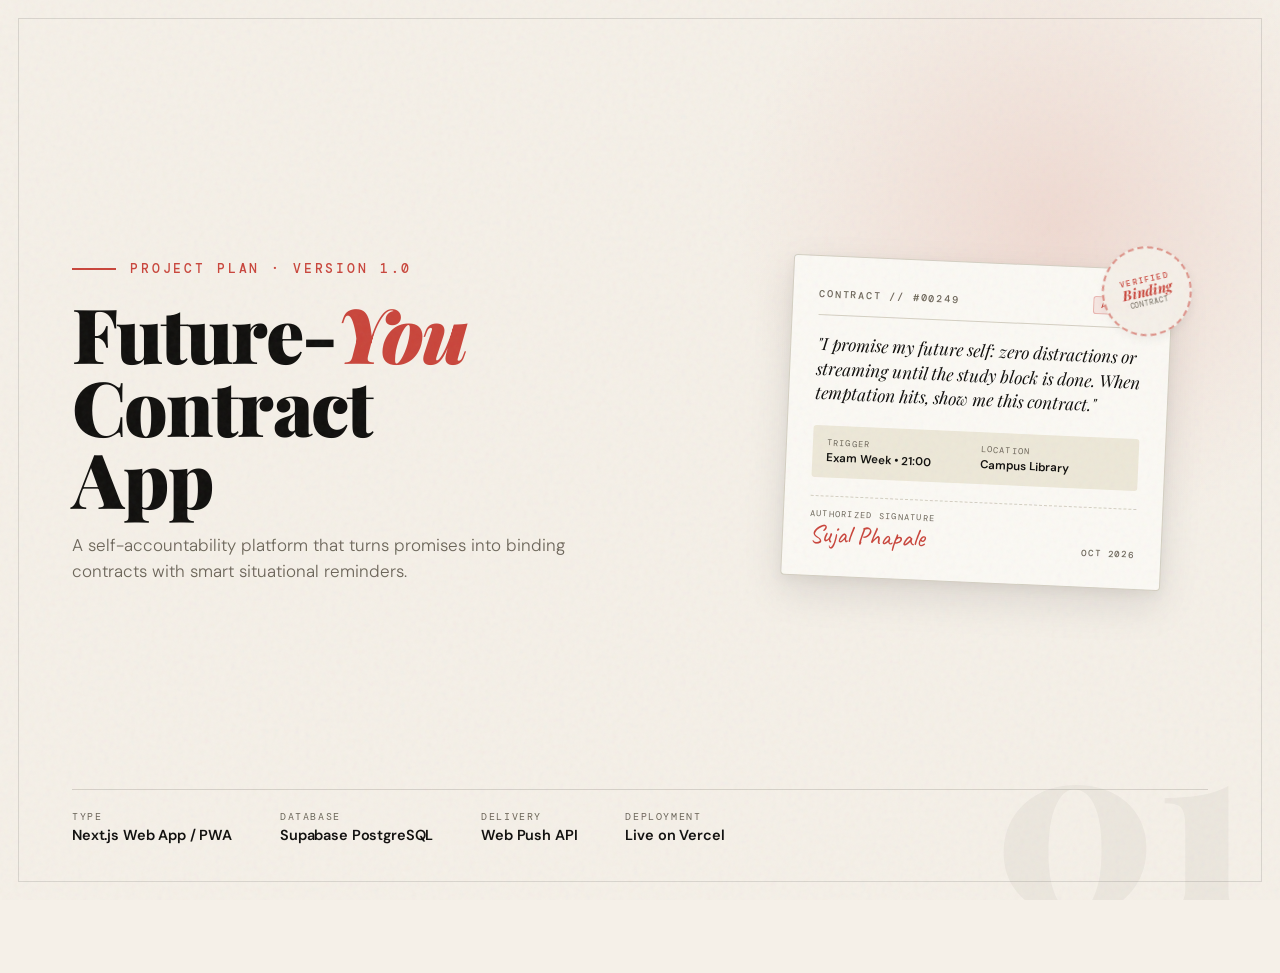
<file: future-you-cover.html>
<!DOCTYPE html>
<html lang="en">
<head>
<meta charset="UTF-8">
<meta name="viewport" content="width=device-width, initial-scale=1.0">
<title>Future-You Contract App — Cover</title>
<link href="https://fonts.googleapis.com/css2?family=Playfair+Display:ital,wght@0,400;0,700;0,900;1,400;1,700;1,900&family=DM+Mono:wght@300;400;500&family=DM+Sans:wght@300;400;500;700&family=Caveat:wght@600&display=swap" rel="stylesheet">
<style>
  :root {
    --ink: #0f0e0c;
    --paper: #f5f0e8;
    --cream: #ede8d8;
    --accent: #c9443a;
    --gold: #b8860b;
    --muted: #6b6458;
    --light: #fbf9f4;
    --border: #d4cfc2;
  }

  * { margin: 0; padding: 0; box-sizing: border-box; }

  html, body {
    width: 100%;
    height: 100%;
    overflow: hidden;
  }

  body {
    background: var(--paper);
    color: var(--ink);
    font-family: 'DM Sans', sans-serif;
    position: relative;
    display: flex;
    flex-direction: column;
    justify-content: space-between;
    padding: 56px 72px;
  }

  /* Grain texture overlay */
  body::before {
    content: '';
    position: absolute;
    inset: 0;
    background-image: url("data:image/svg+xml,%3Csvg viewBox='0 0 200 200' xmlns='http://www.w3.org/2000/svg'%3E%3Cfilter id='n'%3E%3CfeTurbulence type='fractalNoise' baseFrequency='0.85' numOctaves='4' stitchTiles='stitch'/%3E%3C/filter%3E%3Crect width='100%25' height='100%25' filter='url(%23n)' opacity='0.055'/%3E%3C/svg%3E");
    pointer-events: none;
    z-index: 10;
  }

  /* Subtle border frame */
  .frame-border {
    position: absolute;
    inset: 18px;
    border: 1px solid rgba(15, 14, 12, 0.12);
    pointer-events: none;
    z-index: 5;
  }

  /* Top Right Radial Glow */
  .glow-orb {
    position: absolute;
    top: -100px;
    right: -100px;
    width: 650px;
    height: 650px;
    border-radius: 50%;
    background: radial-gradient(circle, rgba(201, 68, 58, 0.13) 0%, rgba(201, 68, 58, 0.03) 50%, transparent 70%);
    pointer-events: none;
  }

  /* Main Two-Column Split */
  .cover-body {
    position: relative;
    z-index: 2;
    display: grid;
    grid-template-columns: 1.15fr 0.85fr;
    gap: 48px;
    align-items: center;
    flex: 1;
  }

  .cover-left {
    display: flex;
    flex-direction: column;
    justify-content: center;
  }

  .cover-tag {
    font-family: 'DM Mono', monospace;
    font-size: 13px;
    letter-spacing: 0.22em;
    text-transform: uppercase;
    color: var(--accent);
    display: flex;
    align-items: center;
    gap: 14px;
    margin-bottom: 20px;
    font-weight: 500;
  }

  .cover-tag::before {
    content: '';
    width: 44px;
    height: 1.5px;
    background: var(--accent);
    display: inline-block;
  }

  .cover-title {
    font-family: 'Playfair Display', serif;
    font-size: clamp(52px, 6vw, 76px);
    font-weight: 900;
    line-height: 0.95;
    letter-spacing: -0.025em;
    color: var(--ink);
  }

  .cover-title em {
    font-style: italic;
    color: var(--accent);
    font-weight: 900;
  }

  .cover-subtitle {
    font-family: 'DM Sans', sans-serif;
    font-size: 17px;
    font-weight: 300;
    color: var(--muted);
    max-width: 540px;
    margin-top: 18px;
    line-height: 1.55;
  }

  /* Right Column: Physical Contract Card Mockup */
  .cover-right {
    position: relative;
    display: flex;
    justify-content: center;
    align-items: center;
  }

  .contract-card {
    width: 380px;
    background: var(--light);
    border: 1px solid var(--border);
    border-radius: 4px;
    box-shadow: 0 16px 40px rgba(15, 14, 12, 0.1), 0 4px 12px rgba(15, 14, 12, 0.05);
    padding: 28px 26px;
    position: relative;
    transform: rotate(2.5deg);
    transition: transform 0.3s ease;
  }

  .card-top-rule {
    display: flex;
    justify-content: space-between;
    align-items: center;
    border-bottom: 1px solid var(--border);
    padding-bottom: 12px;
    margin-bottom: 16px;
  }

  .contract-id {
    font-family: 'DM Mono', monospace;
    font-size: 10px;
    letter-spacing: 0.18em;
    color: var(--muted);
    font-weight: 500;
  }

  .contract-status-pill {
    font-family: 'DM Mono', monospace;
    font-size: 9px;
    letter-spacing: 0.12em;
    text-transform: uppercase;
    color: var(--accent);
    background: rgba(201, 68, 58, 0.1);
    border: 1px solid rgba(201, 68, 58, 0.3);
    padding: 2px 7px;
    border-radius: 3px;
    font-weight: 500;
  }

  .contract-quote {
    font-family: 'Playfair Display', serif;
    font-size: 17px;
    font-style: italic;
    line-height: 1.45;
    color: var(--ink);
    margin-bottom: 20px;
  }

  .contract-meta-grid {
    background: var(--cream);
    padding: 12px 14px;
    border-radius: 3px;
    display: grid;
    grid-template-columns: 1fr 1fr;
    gap: 10px;
    margin-bottom: 18px;
  }

  .card-meta-col {
    display: flex;
    flex-direction: column;
    gap: 2px;
  }

  .card-meta-k {
    font-family: 'DM Mono', monospace;
    font-size: 8.5px;
    letter-spacing: 0.14em;
    text-transform: uppercase;
    color: var(--muted);
  }

  .card-meta-v {
    font-size: 11.5px;
    font-weight: 600;
    color: var(--ink);
  }

  .contract-footer {
    display: flex;
    justify-content: space-between;
    align-items: flex-end;
    border-top: 1px dashed var(--border);
    padding-top: 12px;
  }

  .signature-box {
    display: flex;
    flex-direction: column;
  }

  .sig-label {
    font-family: 'DM Mono', monospace;
    font-size: 8.5px;
    letter-spacing: 0.15em;
    color: var(--muted);
    text-transform: uppercase;
  }

  .sig-drawn {
    font-family: 'Caveat', cursive;
    font-size: 26px;
    color: var(--accent);
    line-height: 1;
    margin-top: 2px;
  }

  /* Verified Stamp Overlay */
  .stamp-badge {
    position: absolute;
    top: -24px;
    right: -20px;
    width: 90px;
    height: 90px;
    border: 2px dashed rgba(201, 68, 58, 0.55);
    border-radius: 50%;
    display: flex;
    flex-direction: column;
    align-items: center;
    justify-content: center;
    text-align: center;
    transform: rotate(-15deg);
    background: rgba(245, 240, 232, 0.95);
    backdrop-filter: blur(4px);
    box-shadow: 0 4px 10px rgba(0, 0, 0, 0.05);
  }

  .stamp-badge .st-1 {
    font-family: 'DM Mono', monospace;
    font-size: 7.5px;
    letter-spacing: 0.16em;
    text-transform: uppercase;
    color: var(--accent);
    font-weight: 500;
  }

  .stamp-badge .st-2 {
    font-family: 'Playfair Display', serif;
    font-size: 14px;
    font-weight: 700;
    color: var(--accent);
    font-style: italic;
    line-height: 1;
  }

  .stamp-badge .st-3 {
    font-family: 'DM Mono', monospace;
    font-size: 7px;
    letter-spacing: 0.12em;
    text-transform: uppercase;
    color: var(--muted);
  }

  /* Bottom Metadata Strip */
  .cover-meta {
    position: relative;
    z-index: 2;
    display: flex;
    gap: 48px;
    border-top: 1px solid rgba(15, 14, 12, 0.14);
    padding-top: 20px;
  }

  .meta-item {
    display: flex;
    flex-direction: column;
    gap: 3px;
  }

  .meta-label {
    font-family: 'DM Mono', monospace;
    font-size: 10px;
    letter-spacing: 0.16em;
    text-transform: uppercase;
    color: var(--muted);
    font-weight: 400;
  }

  .meta-value {
    font-size: 14.5px;
    font-weight: 600;
    color: var(--ink);
    letter-spacing: -0.01em;
  }

  /* Watermark Number */
  .cover-number {
    position: absolute;
    bottom: -15px;
    right: 30px;
    font-family: 'Playfair Display', serif;
    font-size: 240px;
    font-weight: 900;
    color: rgba(15, 14, 12, 0.04);
    line-height: 0.85;
    pointer-events: none;
    z-index: 1;
    user-select: none;
  }
</style>
</head>
<body>
  <div class="frame-border"></div>
  <div class="glow-orb"></div>
  <div class="cover-number">01</div>

  <div class="cover-body">
    <!-- Left Column: Editorial Headline -->
    <div class="cover-left">
      <div class="cover-tag">Project Plan · Version 1.0</div>
      <h1 class="cover-title">Future‑<em>You</em><br>Contract<br>App</h1>
      <p class="cover-subtitle">A self-accountability platform that turns promises into binding contracts with smart situational reminders.</p>
    </div>

    <!-- Right Column: Interactive Contract Card Mockup -->
    <div class="cover-right">
      <div class="contract-card">
        <div class="stamp-badge">
          <span class="st-1">VERIFIED</span>
          <span class="st-2">Binding</span>
          <span class="st-3">CONTRACT</span>
        </div>

        <div class="card-top-rule">
          <span class="contract-id">CONTRACT // #00249</span>
          <span class="contract-status-pill">ACTIVE</span>
        </div>

        <p class="contract-quote">
          "I promise my future self: zero distractions or streaming until the study block is done. When temptation hits, show me this contract."
        </p>

        <div class="contract-meta-grid">
          <div class="card-meta-col">
            <span class="card-meta-k">TRIGGER</span>
            <span class="card-meta-v">Exam Week &bull; 21:00</span>
          </div>
          <div class="card-meta-col">
            <span class="card-meta-k">LOCATION</span>
            <span class="card-meta-v">Campus Library</span>
          </div>
        </div>

        <div class="contract-footer">
          <div class="signature-box">
            <span class="sig-label">AUTHORIZED SIGNATURE</span>
            <span class="sig-drawn">Sujal Phapale</span>
          </div>
          <span class="contract-id" style="font-size: 9px;">OCT 2026</span>
        </div>
      </div>
    </div>
  </div>

  <!-- Bottom Metadata Strip -->
  <div class="cover-meta">
    <div class="meta-item">
      <span class="meta-label">Type</span>
      <span class="meta-value">Next.js Web App / PWA</span>
    </div>
    <div class="meta-item">
      <span class="meta-label">Database</span>
      <span class="meta-value">Supabase PostgreSQL</span>
    </div>
    <div class="meta-item">
      <span class="meta-label">Delivery</span>
      <span class="meta-value">Web Push API</span>
    </div>
    <div class="meta-item">
      <span class="meta-label">Deployment</span>
      <span class="meta-value">Live on Vercel</span>
    </div>
  </div>
</body>
</html>
</file>
<file: style.css>
/* ═══════════════════════════════════════════════════════════════════
   ARCHITECTURAL DESIGN SYSTEM — Creative Technologist & 3D Artist
   Palette: Obsidian Velvet + Titanium + Acid Lime (#c8ff00)
   Typography: Syne (Display) + Plus Jakarta Sans (Body) + Space Mono (Code/HUD)
   Zero AI Slop • Authentic High-Precision Engineering Aesthetic
   ═══════════════════════════════════════════════════════════════════ */

:root {
  /* Surface & Base Colors */
  --bg-primary:      #09090b;
  --bg-surface:      #101014;
  --bg-card:         #141419;
  --bg-card-hover:   #191920;
  --bg-elevated:     #1e1e26;

  /* Text Colors */
  --text-primary:    #f5f5f7;
  --text-secondary:  #a1a1aa;
  --text-muted:      #63636e;
  --text-bright:     #ffffff;

  /* Signature Accent — Electric Acid Lime */
  --accent-lime:         #c8ff00;
  --accent-lime-dim:     #a0cc00;
  --accent-lime-subtle:  rgba(200, 255, 0, 0.08);
  --accent-lime-border:  rgba(200, 255, 0, 0.35);

  /* Secondary Accents */
  --accent-cyan:         #38bdf8;
  --accent-solar:        #ff5500;

  /* Borders & Hairlines */
  --border-subtle:   rgba(255, 255, 255, 0.08);
  --border-strong:   rgba(255, 255, 255, 0.16);
  --border-active:   var(--accent-lime);

  /* Fonts */
  --font-display:    'Syne', -apple-system, sans-serif;
  --font-body:       'Plus Jakarta Sans', system-ui, sans-serif;
  --font-mono:       'Space Mono', monospace;

  /* Transitions */
  --ease-out-expo:   cubic-bezier(0.16, 1, 0.3, 1);
  --ease-smooth:     cubic-bezier(0.25, 0.1, 0.25, 1);
  --trans-fast:      160ms var(--ease-smooth);
  --trans-med:       280ms var(--ease-out-expo);

  /* Layout */
  --container-width: 1240px;
  --header-height:   68px;
}

/* ──────────── RESET & DOCUMENT BASE ──────────── */
*, *::before, *::after {
  box-sizing: border-box;
  margin: 0;
  padding: 0;
}

html {
  scroll-behavior: smooth;
  scroll-padding-top: calc(var(--header-height) + 24px);
  color-scheme: dark;
  background-color: var(--bg-primary);
  overflow-x: hidden;
  max-width: 100vw;
}

/* ──────────── CUSTOM OBSIDIAN SCROLLBAR ──────────── */
::-webkit-scrollbar {
  width: 7px;
  height: 7px;
}

::-webkit-scrollbar-track {
  background: #08080b;
}

::-webkit-scrollbar-thumb {
  background: #202028;
  border-radius: 4px;
}

::-webkit-scrollbar-thumb:hover {
  background: var(--accent-lime);
}

* {
  scrollbar-width: thin;
  scrollbar-color: #202028 #08080b;
}

:focus-visible {
  outline: 2px solid var(--accent-lime);
  outline-offset: 3px;
}

body {
  font-family: var(--font-body);
  font-size: 15px;
  line-height: 1.6;
  color: var(--text-primary);
  background-color: var(--bg-primary);
  -webkit-font-smoothing: antialiased;
  -moz-osx-font-smoothing: grayscale;
  overflow-x: hidden;
  position: relative;
}

/* Subtle architectural grid pattern */
.bg-grid-overlay {
  position: fixed;
  inset: 0;
  pointer-events: none;
  z-index: 0;
  background-size: 48px 48px;
  background-image:
    linear-gradient(to right, rgba(255, 255, 255, 0.02) 1px, transparent 1px),
    linear-gradient(to bottom, rgba(255, 255, 255, 0.02) 1px, transparent 1px);
}

/* Subtle organic grain overlay */
.bg-noise-overlay {
  position: fixed;
  inset: 0;
  pointer-events: none;
  z-index: 1;
  opacity: 0.025;
  background-image: url("data:image/svg+xml,%3Csvg viewBox='0 0 200 200' xmlns='http://www.w3.org/2000/svg'%3E%3Cfilter id='noiseFilter'%3E%3CfeTurbulence type='fractalNoise' baseFrequency='0.8' numOctaves='3' stitchTiles='stitch'/%3E%3C/filter%3E%3Crect width='100%25' height='100%25' filter='url(%23noiseFilter)'/%3E%3C/svg%3E");
}

main {
  position: relative;
  z-index: 2;
}

/* Focus styles for accessibility */
a:focus-visible, button:focus-visible, input:focus-visible, textarea:focus-visible, select:focus-visible {
  outline: 2px solid var(--accent-lime);
  outline-offset: 2px;
}

img {
  max-width: 100%;
  height: auto;
  display: block;
}

a {
  color: inherit;
  text-decoration: none;
}

button {
  cursor: pointer;
  border: none;
  background: none;
  font-family: inherit;
  font-size: inherit;
  color: inherit;
}

ul {
  list-style: none;
}

/* ──────────── TOP MASTHEAD / NAVBAR ──────────── */
.masthead {
  position: fixed;
  top: 0;
  left: 0;
  width: 100%;
  height: var(--header-height);
  z-index: 100;
  background: rgba(9, 9, 11, 0.82);
  backdrop-filter: blur(14px);
  -webkit-backdrop-filter: blur(14px);
  border-bottom: 1px solid var(--border-subtle);
  transition: border-color var(--trans-med), background-color var(--trans-med);
}

.masthead.scrolled {
  background: rgba(9, 9, 11, 0.94);
  border-bottom-color: var(--border-strong);
}

.masthead-inner {
  max-width: 1560px;
  height: 100%;
  margin: 0 auto;
  padding: 0 36px;
  display: flex;
  align-items: center;
  gap: 28px;
}

.masthead-brand .brand-link {
  display: flex;
  align-items: center;
  gap: 12px;
  font-family: var(--font-mono);
  font-size: 13px;
  letter-spacing: 0.04em;
  font-weight: 700;
  text-decoration: none;
}

.brand-logo-wrap {
  position: relative;
  width: 54px;
  height: 54px;
  display: inline-flex;
  align-items: center;
  justify-content: center;
  flex-shrink: 0;
}

.metallic-paint-container {
  position: relative;
  width: 100%;
  height: 100%;
  display: flex;
  align-items: center;
  justify-content: center;
  border-radius: 8px;
  overflow: visible;
  filter: drop-shadow(0 2px 10px rgba(0, 0, 0, 0.5)) drop-shadow(0 0 16px rgba(200, 255, 0, 0.15));
  transition: transform var(--trans-fast), filter var(--trans-fast);
}

.brand-link:hover .metallic-paint-container {
  transform: scale(1.08);
  filter: drop-shadow(0 4px 18px rgba(0, 0, 0, 0.7)) drop-shadow(0 0 24px rgba(200, 255, 0, 0.35));
}

.metallic-paint-canvas {
  display: block;
  width: 100%;
  height: 100%;
  pointer-events: none;
}

.brand-monogram {
  display: inline-flex;
  align-items: center;
  justify-content: center;
  width: 28px;
  height: 28px;
  background: var(--accent-lime);
  color: #000;
  font-weight: 800;
  font-size: 11.5px;
  letter-spacing: -0.04em;
  border-radius: 4px;
  box-shadow: 0 0 14px rgba(200, 255, 0, 0.25);
  transition: transform var(--trans-fast);
}

.brand-monogram.metallic-active {
  display: none !important;
}

.brand-link:hover .brand-monogram {
  transform: scale(1.05);
}

.brand-text-col {
  display: flex;
  flex-direction: column;
  gap: 2px;
  line-height: 1.15;
}

.brand-name {
  color: var(--text-primary);
  font-weight: 700;
  font-size: 13px;
  letter-spacing: 0.06em;
}

.brand-tag {
  color: var(--text-muted);
  font-weight: 400;
  font-size: 10px;
  letter-spacing: 0.04em;
}

.status-indicator-dot {
  width: 7px;
  height: 7px;
  border-radius: 50%;
  background: var(--accent-lime);
  box-shadow: 0 0 8px var(--accent-lime);
  animation: pulse-dot 2.4s infinite;
  margin-left: 6px;
}

@keyframes pulse-dot {
  0%, 100% { opacity: 1; transform: scale(1); }
  50% { opacity: 0.35; transform: scale(0.8); }
}

.masthead-brand {
  flex-shrink: 0;
}

.masthead-nav {
  margin-right: auto;
  padding-left: 28px;
  position: relative;
}

.masthead-nav::before {
  content: '';
  position: absolute;
  left: 0;
  top: 50%;
  transform: translateY(-50%);
  width: 1px;
  height: 22px;
  background: var(--border-strong);
}

.masthead-nav .nav-menu {
  display: flex;
  align-items: center;
  gap: 28px;
}

.nav-item {
  font-family: var(--font-mono);
  font-size: 11px;
  letter-spacing: 0.07em;
  text-transform: uppercase;
  color: var(--text-secondary);
  display: flex;
  align-items: center;
  gap: 7px;
  transition: color var(--trans-fast);
  padding: 8px 4px;
}

.nav-idx {
  color: var(--text-muted);
  font-size: 10px;
  transition: color var(--trans-fast);
}

.nav-item:hover, .nav-item.active {
  color: var(--text-bright);
}

.nav-item.active .nav-idx,
.nav-item:hover .nav-idx {
  color: var(--accent-lime);
}

.masthead-actions {
  display: flex;
  align-items: center;
  gap: 10px;
  flex-shrink: 0;
}

.status-toggle,
.sound-toggle,
.ambient-toggle {
  display: inline-flex;
  align-items: center;
  gap: 7px;
  padding: 6px 13px;
  font-family: var(--font-mono);
  font-size: 10px;
  letter-spacing: 0.05em;
  color: var(--text-secondary);
  border: 1px solid var(--border-subtle);
  border-radius: 9999px;
  background: rgba(255, 255, 255, 0.02);
  text-decoration: none;
  cursor: pointer;
  transition: all var(--trans-fast);
}

.status-toggle:hover,
.sound-toggle:hover,
.ambient-toggle:hover {
  color: var(--text-primary);
  border-color: var(--border-strong);
  background: rgba(255, 255, 255, 0.05);
}

.status-indicator-dot-nav {
  width: 6px;
  height: 6px;
  border-radius: 50%;
  background: var(--accent-lime);
  box-shadow: 0 0 6px var(--accent-lime);
  animation: pulse-dot 2.4s infinite ease-in-out;
}

.cmd-trigger-btn {
  display: inline-flex;
  align-items: center;
  gap: 2px;
  padding: 5px 9px;
  font-family: var(--font-mono);
  font-size: 11px;
  letter-spacing: 0.04em;
  color: var(--text-muted);
  border: 1px solid var(--border-subtle);
  border-radius: 6px;
  background: rgba(255, 255, 255, 0.03);
  cursor: pointer;
  transition: all var(--trans-fast);
}

.cmd-trigger-btn:hover {
  color: var(--accent-lime);
  border-color: var(--accent-lime);
  background: rgba(200, 255, 0, 0.06);
}

.cmd-key-symbol {
  font-size: 11px;
  opacity: 0.8;
}

.cmd-key-letter {
  font-weight: 700;
  font-size: 10px;
}

.sound-toggle.active,
.ambient-toggle.active {
  color: var(--accent-lime);
  border-color: var(--accent-lime);
  background: rgba(200, 255, 0, 0.08);
  box-shadow: 0 0 12px rgba(200, 255, 0, 0.12);
}

.ambient-indicator {
  width: 6px;
  height: 6px;
  border-radius: 50%;
  background: var(--text-muted);
  transition: all var(--trans-fast);
}

.ambient-toggle.active .ambient-indicator {
  background: var(--accent-lime);
  box-shadow: 0 0 6px var(--accent-lime);
}

.sound-icon {
  display: inline-flex;
  align-items: center;
  justify-content: center;
}

.mobile-toggle {
  display: none;
  width: 32px;
  height: 32px;
  flex-direction: column;
  justify-content: center;
  align-items: center;
  gap: 5px;
}

.mobile-toggle span {
  width: 20px;
  height: 2px;
  background: var(--text-primary);
  transition: transform var(--trans-fast);
}

/* ──────────── HERO SECTION ──────────── */
.hero-section {
  position: relative;
  min-height: calc(100vh - var(--header-height));
  min-height: calc(100dvh - var(--header-height));
  display: flex;
  align-items: center;
  padding: calc(var(--header-height) + 48px) 24px 72px;
  overflow: hidden;
}

.hero-ambient-wrap {
  position: absolute;
  inset: 0;
  width: 100%;
  height: 100%;
  pointer-events: none;
  z-index: 0;
  overflow: hidden;
  transition: opacity 800ms var(--ease-out-expo);
}

.hero-ambient-wrap.disabled {
  opacity: 0;
}

.hero-ambient-video {
  width: 100%;
  height: 100%;
  object-fit: cover;
  opacity: 0.48;
  filter: contrast(115%) brightness(95%);
  transform: scale(1.02);
}

.hero-ambient-overlay {
  position: absolute;
  inset: 0;
  background: radial-gradient(circle at 45% 50%, rgba(8, 8, 11, 0.2) 0%, rgba(8, 8, 11, 0.7) 80%),
              linear-gradient(to bottom, rgba(8, 8, 11, 0.75) 0%, transparent 15%, transparent 82%, rgba(8, 8, 11, 0.98) 100%);
}

.hero-container {
  position: relative;
  z-index: 1;
  max-width: var(--container-width);
  margin: 0 auto;
  width: 100%;
  display: grid;
  grid-template-columns: 1fr;
  gap: 48px;
  align-items: center;
}

@media (min-width: 860px) {
  .hero-container {
    grid-template-columns: 1fr 1fr;
    gap: 44px;
  }
}

@media (min-width: 1100px) {
  .hero-container {
    grid-template-columns: 1.05fr 0.95fr;
    gap: 60px;
  }
}

.hero-text-block {
  display: flex;
  flex-direction: column;
  gap: 20px;
}

.hero-meta-strip {
  display: inline-flex;
  align-items: center;
  gap: 10px;
  font-family: var(--font-mono);
  font-size: 11px;
  letter-spacing: 0.06em;
  color: var(--text-muted);
}

.mono-badge {
  color: var(--accent-lime);
  font-weight: 700;
}

.meta-sep {
  color: var(--text-muted);
}

.hero-headline {
  font-family: var(--font-display);
  font-size: clamp(2.2rem, 4.8vw, 4.4rem);
  font-weight: 800;
  line-height: 0.98;
  letter-spacing: -0.035em;
  color: var(--text-bright);
  text-transform: uppercase;
  display: flex;
  flex-direction: column;
}

.headline-highlight {
  color: var(--accent-lime);
  text-shadow: 0 0 40px rgba(200, 255, 0, 0.18);
}

.hero-lead {
  max-width: 540px;
  font-size: 16px;
  line-height: 1.65;
  color: var(--text-secondary);
  font-weight: 400;
}

.hero-controls {
  display: flex;
  flex-wrap: wrap;
  align-items: center;
  gap: 12px;
  padding-top: 8px;
}

/* Button Component Styles */
.btn {
  display: inline-flex;
  align-items: center;
  justify-content: center;
  gap: 8px;
  font-family: var(--font-mono);
  font-size: 12px;
  letter-spacing: 0.04em;
  padding: 12px 20px;
  border-radius: 4px;
  transition: all var(--trans-fast);
  font-weight: 600;
}

.btn-solid {
  background: var(--text-bright);
  color: #000;
  border: 1px solid var(--text-bright);
}

.btn-solid:hover {
  background: var(--accent-lime);
  border-color: var(--accent-lime);
  color: #000;
  transform: translateY(-1px);
}

.btn-ghost {
  background: rgba(255, 255, 255, 0.04);
  color: var(--text-primary);
  border: 1px solid var(--border-strong);
}

.btn-ghost:hover {
  background: rgba(255, 255, 255, 0.08);
  border-color: var(--accent-lime);
  color: var(--accent-lime);
  transform: translateY(-1px);
}

.btn-resume {
  background: rgba(200, 255, 0, 0.06);
  color: var(--accent-lime);
  border: 1px solid var(--accent-lime-border);
}

.btn-resume:hover {
  background: var(--accent-lime);
  color: #000;
  border-color: var(--accent-lime);
  transform: translateY(-1px);
  box-shadow: 0 0 16px rgba(200, 255, 0, 0.25);
}

.pulse-indicator {
  width: 6px;
  height: 6px;
  border-radius: 50%;
  background: var(--accent-lime);
  display: inline-block;
  animation: pulse-dot 1.8s infinite;
}

.btn-copy-email {
  background: rgba(255, 255, 255, 0.02);
  color: var(--text-muted);
  border: 1px dashed var(--border-strong);
  font-family: var(--font-mono);
  font-size: 11px;
  padding: 11px 16px;
  border-radius: 4px;
  transition: all var(--trans-fast);
}

.btn-copy-email:hover {
  color: var(--accent-lime);
  border-color: var(--accent-lime);
  background: rgba(200, 255, 0, 0.04);
}

/* Hero Telemetry Strip */
.hero-telemetry-strip {
  display: flex;
  align-items: center;
  gap: 20px;
  padding-top: 16px;
  border-top: 1px solid var(--border-subtle);
  margin-top: 12px;
}

.telemetry-item {
  display: flex;
  flex-direction: column;
  gap: 2px;
}

.telemetry-label {
  font-family: var(--font-mono);
  font-size: 9px;
  letter-spacing: 0.06em;
  color: var(--text-muted);
}

.telemetry-val {
  font-family: var(--font-mono);
  font-size: 12px;
  font-weight: 700;
  color: var(--text-secondary);
}

.telemetry-divider {
  width: 1px;
  height: 24px;
  background: var(--border-subtle);
}

/* ──────────── 3D VIEWPORT (HERO) ──────────── */
.hero-viewport-wrapper {
  width: 100%;
}

.viewport-card {
  background: var(--bg-surface);
  border: 1px solid var(--border-strong);
  border-radius: 6px;
  overflow: hidden;
  box-shadow: 0 20px 40px rgba(0, 0, 0, 0.6);
  position: relative;
}

.viewport-header {
  height: 42px;
  background: #0c0c10;
  border-bottom: 1px solid var(--border-subtle);
  padding: 0 12px;
  display: flex;
  align-items: center;
  justify-content: space-between;
}

.viewport-mode-tabs {
  display: flex;
  align-items: center;
  gap: 6px;
}

.viewport-tab {
  display: inline-flex;
  align-items: center;
  gap: 6px;
  font-family: var(--font-mono);
  font-size: 10px;
  letter-spacing: 0.05em;
  color: var(--text-muted);
  background: transparent;
  border: 1px solid transparent;
  padding: 5px 9px;
  border-radius: 4px;
  cursor: pointer;
  transition: all var(--trans-fast);
}

.viewport-tab:hover {
  color: var(--text-bright);
  background: rgba(255, 255, 255, 0.04);
}

.viewport-tab.active {
  color: var(--text-bright);
  background: rgba(255, 255, 255, 0.06);
  border-color: var(--border-subtle);
}

.tab-dot {
  width: 7px;
  height: 7px;
  border-radius: 50%;
  opacity: 0.35;
  transition: opacity var(--trans-fast), box-shadow var(--trans-fast);
}

.tab-dot.green { background: var(--accent-lime); }
.tab-dot.orange { background: #ff7700; }

.viewport-tab.active .tab-dot {
  opacity: 1;
  box-shadow: 0 0 6px currentColor;
}

.viewport-stats {
  display: flex;
  align-items: center;
  gap: 8px;
}

.hud-tag {
  font-family: var(--font-mono);
  font-size: 10px;
  color: var(--text-muted);
  background: rgba(255, 255, 255, 0.04);
  padding: 2px 6px;
  border-radius: 3px;
}

.canvas-mount-point {
  width: 100%;
  height: clamp(440px, 56vh, 560px);
  position: relative;
  background: radial-gradient(circle at center, #15151c 0%, #0c0c10 80%);
  cursor: grab;
  overflow: hidden;
  touch-action: none;
  contain: layout paint;
}

.canvas-mount-point:active {
  cursor: grabbing;
}

#hero-canvas {
  width: 100%;
  height: 100%;
  display: block;
  transition: opacity var(--trans-med);
}

#hero-canvas.faded {
  opacity: 0;
  pointer-events: none;
}

/* Blender 500-Frame Animation Reel Player */
.hero-reel-container {
  position: absolute;
  inset: 0;
  width: 100%;
  height: 100%;
  background: #000;
  opacity: 0;
  pointer-events: none;
  transition: opacity var(--trans-med);
  z-index: 2;
  display: flex;
  align-items: center;
  justify-content: center;
}

.hero-reel-container.active {
  opacity: 1;
  pointer-events: auto;
}

.hero-reel-video {
  width: 100%;
  height: 100%;
  object-fit: cover;
  display: block;
}

.viewport-hint {
  position: absolute;
  bottom: 12px;
  left: 14px;
  display: flex;
  align-items: center;
  gap: 6px;
  font-family: var(--font-mono);
  font-size: 10px;
  color: var(--text-muted);
  pointer-events: none;
  background: rgba(0, 0, 0, 0.5);
  padding: 3px 8px;
  border-radius: 3px;
  z-index: 4;
}

.viewport-toolbar {
  padding: 10px 14px;
  background: #0d0d12;
  border-top: 1px solid var(--border-subtle);
  display: flex;
  align-items: center;
  justify-content: space-between;
  flex-wrap: wrap;
  gap: 8px;
}

.viewport-toolbar.hidden {
  display: none;
}

.toolbar-group {
  display: flex;
  align-items: center;
  gap: 6px;
}

.tool-btn {
  font-family: var(--font-mono);
  font-size: 10px;
  letter-spacing: 0.04em;
  padding: 5px 9px;
  background: rgba(255, 255, 255, 0.04);
  color: var(--text-secondary);
  border: 1px solid var(--border-subtle);
  border-radius: 3px;
  transition: all var(--trans-fast);
}

.tool-btn:hover {
  background: rgba(255, 255, 255, 0.08);
  color: var(--text-bright);
}

.tool-btn.active {
  background: var(--accent-lime);
  color: #000;
  border-color: var(--accent-lime);
  font-weight: 700;
}

.tool-btn-secondary {
  color: var(--text-muted);
}

/* ──────────── COMMON SECTION STYLES ──────────── */
.section {
  padding: 100px 24px;
  border-top: 1px solid var(--border-subtle);
  position: relative;
}

.section-container {
  max-width: var(--container-width);
  margin: 0 auto;
  width: 100%;
}

.section-header-row {
  display: flex;
  flex-direction: column;
  gap: 12px;
  margin-bottom: 48px;
}

@media (min-width: 768px) {
  .section-header-row {
    flex-direction: row;
    align-items: flex-end;
    justify-content: space-between;
    gap: 32px;
  }
}

.section-kicker {
  display: block;
  font-family: var(--font-mono);
  font-size: 11px;
  letter-spacing: 0.08em;
  color: var(--accent-lime);
  margin-bottom: 8px;
  font-weight: 700;
}

.section-title {
  font-family: var(--font-display);
  font-size: clamp(2rem, 3.8vw, 3.2rem);
  font-weight: 700;
  letter-spacing: -0.03em;
  color: var(--text-bright);
  line-height: 1.05;
}

.section-summary {
  max-width: 440px;
  font-size: 14px;
  color: var(--text-secondary);
  line-height: 1.6;
}

/* ──────────── 3D INTERACTIVE LAB SECTION ──────────── */
.lab-section {
  background: #0b0b0e;
}

.lab-workspace {
  display: grid;
  grid-template-columns: 1fr;
  gap: 24px;
  align-items: stretch;
}

@media (min-width: 992px) {
  .lab-workspace {
    grid-template-columns: 1.4fr 1fr;
  }
}

.lab-canvas-box {
  background: #08080a;
  border: 1px solid var(--border-strong);
  border-radius: 6px;
  height: 440px;
  position: relative;
  overflow: hidden;
  box-shadow: inset 0 0 80px rgba(0, 0, 0, 0.8);
  touch-action: none;
  contain: layout paint;
}

#lab-canvas {
  width: 100%;
  height: 100%;
  display: block;
  cursor: crosshair;
}

.lab-overlay-hud {
  position: absolute;
  top: 14px;
  left: 14px;
  display: flex;
  flex-direction: column;
  gap: 6px;
  pointer-events: none;
}

.hud-item {
  display: flex;
  align-items: center;
  gap: 6px;
  font-family: var(--font-mono);
  font-size: 10px;
}

.hud-key {
  color: var(--text-muted);
}

.hud-val {
  color: var(--accent-lime);
  font-weight: 700;
}

.lab-controls-panel {
  background: var(--bg-surface);
  border: 1px solid var(--border-strong);
  border-radius: 6px;
  padding: 24px;
  display: flex;
  flex-direction: column;
  gap: 20px;
}

.control-header {
  display: flex;
  align-items: center;
  justify-content: space-between;
  padding-bottom: 12px;
  border-bottom: 1px solid var(--border-subtle);
}

.badge-accent {
  font-family: var(--font-mono);
  font-size: 9px;
  letter-spacing: 0.05em;
  padding: 2px 6px;
  border-radius: 3px;
  background: var(--accent-lime-subtle);
  color: var(--accent-lime);
  border: 1px solid var(--accent-lime-border);
}

.control-group {
  display: flex;
  flex-direction: column;
  gap: 8px;
}

.control-label {
  font-family: var(--font-mono);
  font-size: 11px;
  letter-spacing: 0.04em;
  color: var(--text-secondary);
}

.preset-grid {
  display: grid;
  grid-template-columns: repeat(2, 1fr);
  gap: 8px;
}

.preset-btn {
  font-family: var(--font-mono);
  font-size: 11px;
  padding: 9px 12px;
  border: 1px solid var(--border-subtle);
  border-radius: 4px;
  background: rgba(255, 255, 255, 0.02);
  color: var(--text-secondary);
  transition: all var(--trans-fast);
  text-align: left;
}

.preset-btn:hover {
  background: rgba(255, 255, 255, 0.06);
  color: var(--text-bright);
}

.preset-btn.active {
  background: var(--accent-lime);
  color: #000;
  border-color: var(--accent-lime);
  font-weight: 700;
}

.slider-header {
  display: flex;
  justify-content: space-between;
  align-items: center;
}

.slider-readout {
  font-family: var(--font-mono);
  font-size: 11px;
  color: var(--accent-lime);
}

.tech-slider {
  -webkit-appearance: none;
  width: 100%;
  height: 4px;
  background: var(--border-strong);
  border-radius: 2px;
  outline: none;
}

.tech-slider::-webkit-slider-thumb {
  -webkit-appearance: none;
  width: 14px;
  height: 14px;
  border-radius: 50%;
  background: var(--accent-lime);
  cursor: pointer;
  border: 2px solid #000;
}

.color-mode-grid {
  display: grid;
  grid-template-columns: repeat(3, 1fr);
  gap: 8px;
}

.color-btn {
  display: flex;
  align-items: center;
  gap: 6px;
  font-family: var(--font-mono);
  font-size: 10px;
  padding: 7px 10px;
  border: 1px solid var(--border-subtle);
  border-radius: 4px;
  background: rgba(255, 255, 255, 0.02);
  color: var(--text-secondary);
  transition: all var(--trans-fast);
}

.color-btn:hover {
  border-color: var(--border-strong);
  color: var(--text-bright);
}

.color-btn.active {
  border-color: var(--accent-lime);
  background: rgba(200, 255, 0, 0.06);
  color: var(--text-bright);
}

.color-swatch {
  width: 10px;
  height: 10px;
  border-radius: 50%;
  display: inline-block;
}

.swatch-lime { background: #c8ff00; }
.swatch-mono { background: #e4e4e7; }
.swatch-solar { background: #ff5500; }

.lab-meta-box {
  margin-top: auto;
  padding: 12px;
  background: rgba(0, 0, 0, 0.3);
  border-left: 2px solid var(--accent-lime);
  font-size: 12px;
  color: var(--text-muted);
  line-height: 1.5;
}

/* ──────────── SELECTED WORKS ARCHIVE ──────────── */
.works-filter-bar {
  display: flex;
  flex-wrap: wrap;
  gap: 8px;
}

.filter-tag {
  font-family: var(--font-mono);
  font-size: 11px;
  padding: 6px 14px;
  border: 1px solid var(--border-subtle);
  border-radius: 4px;
  background: rgba(255, 255, 255, 0.02);
  color: var(--text-muted);
  transition: all var(--trans-fast);
}

.filter-tag:hover {
  color: var(--text-primary);
  border-color: var(--border-strong);
}

.filter-tag.active {
  color: #000;
  background: var(--text-bright);
  border-color: var(--text-bright);
  font-weight: 700;
}

.works-grid {
  display: grid;
  grid-template-columns: 1fr;
  gap: 32px;
}

@media (min-width: 820px) {
  .works-grid {
    grid-template-columns: repeat(2, 1fr);
  }
}

.work-card {
  background: var(--bg-surface);
  border: 1px solid var(--border-subtle);
  border-radius: 6px;
  overflow: hidden;
  display: flex;
  flex-direction: column;
  transition: transform var(--trans-med), border-color var(--trans-med), background-color var(--trans-med);
}

.work-card:hover {
  border-color: var(--border-strong);
  background-color: var(--bg-card);
  transform: translateY(-3px);
}

.work-card.hidden {
  display: none;
}

.work-header {
  padding: 12px 18px;
  border-bottom: 1px solid var(--border-subtle);
  display: flex;
  align-items: center;
  justify-content: space-between;
  background: #0c0c10;
}

.work-id {
  font-family: var(--font-mono);
  font-size: 11px;
  letter-spacing: 0.05em;
  color: var(--text-secondary);
  font-weight: 700;
}

.work-status-badge {
  font-family: var(--font-mono);
  font-size: 9px;
  letter-spacing: 0.05em;
  padding: 2px 6px;
  background: rgba(255, 255, 255, 0.04);
  color: var(--accent-lime);
  border: 1px solid var(--border-subtle);
  border-radius: 3px;
}

.btn-case-study {
  display: inline-flex;
  align-items: center;
  gap: 6px;
  padding: 4px 10px;
  font-family: var(--font-mono);
  font-size: 10px;
  letter-spacing: 0.06em;
  font-weight: 700;
  color: var(--accent-lime);
  background: rgba(200, 255, 0, 0.08);
  border: 1px solid var(--accent-lime-border);
  border-radius: 4px;
  cursor: pointer;
  transition: all var(--trans-fast);
}

.btn-case-study:hover {
  background: var(--accent-lime);
  color: #000;
  box-shadow: 0 0 14px rgba(200, 255, 0, 0.35);
  transform: translateX(2px);
}

.work-visual {
  position: relative;
  width: 100%;
  height: 250px;
  background: #060608;
  overflow: hidden;
}

.work-visual img {
  width: 100%;
  height: 100%;
  object-fit: cover;
  transition: transform 600ms var(--ease-out-expo);
}

.work-card:hover .work-visual img {
  transform: scale(1.04);
}

.work-visual-canvas {
  background: #08080c;
  display: flex;
  align-items: center;
  justify-content: center;
}

.project-preview-canvas {
  width: 100%;
  height: 100%;
}

.work-visual-cli {
  background: #08080a;
  padding: 20px;
  display: flex;
  align-items: center;
  justify-content: center;
}

.cli-terminal-mock {
  width: 100%;
  height: 100%;
  background: #0f0f14;
  border: 1px solid var(--border-strong);
  border-radius: 4px;
  padding: 12px 14px;
  font-family: var(--font-mono);
  font-size: 11px;
  display: flex;
  flex-direction: column;
  gap: 8px;
}

.cli-topbar {
  display: flex;
  align-items: center;
  gap: 6px;
  padding-bottom: 8px;
  border-bottom: 1px solid var(--border-subtle);
}

.cli-dot {
  width: 8px;
  height: 8px;
  border-radius: 50%;
}

.cli-dot.red { background: #ef4444; }
.cli-dot.yellow { background: #f59e0b; }
.cli-dot.green { background: #10b981; }

.cli-title {
  color: var(--text-muted);
  font-size: 10px;
  margin-left: 6px;
}

.cli-output {
  display: flex;
  flex-direction: column;
  gap: 4px;
  line-height: 1.4;
}

.cli-line {
  color: var(--text-secondary);
}

.cli-line.green {
  color: var(--accent-lime);
}

.cli-line.cyan {
  color: var(--accent-cyan);
}

.work-hover-scrim {
  position: absolute;
  inset: 0;
  background: rgba(9, 9, 11, 0.6);
  backdrop-filter: blur(4px);
  display: flex;
  align-items: center;
  justify-content: center;
  opacity: 0;
  transition: opacity var(--trans-med);
}

.scrim-label {
  font-family: var(--font-mono);
  font-size: 11px;
  letter-spacing: 0.08em;
  color: #000;
  background: var(--accent-lime);
  padding: 8px 16px;
  border-radius: 3px;
  font-weight: 700;
  transform: translateY(6px);
  transition: transform var(--trans-med);
}

.work-card:hover .work-hover-scrim {
  opacity: 1;
}

.work-card:hover .scrim-label {
  transform: translateY(0);
}

.work-body {
  padding: 22px 20px;
  display: flex;
  flex-direction: column;
  gap: 12px;
  flex-grow: 1;
}

.work-tags {
  display: flex;
  flex-wrap: wrap;
  gap: 6px;
}

.tag-pill {
  font-family: var(--font-mono);
  font-size: 9px;
  letter-spacing: 0.05em;
  color: var(--text-muted);
  background: rgba(255, 255, 255, 0.03);
  padding: 3px 7px;
  border: 1px solid var(--border-subtle);
  border-radius: 3px;
}

.work-title {
  font-family: var(--font-display);
  font-size: 19px;
  font-weight: 700;
  letter-spacing: -0.02em;
  color: var(--text-bright);
}

.work-desc {
  font-size: 13.5px;
  color: var(--text-secondary);
  line-height: 1.6;
}

.work-specs {
  margin-top: auto;
  padding-top: 14px;
  border-top: 1px solid var(--border-subtle);
  display: grid;
  grid-template-columns: repeat(2, 1fr);
  gap: 12px;
}

.spec-col {
  display: flex;
  flex-direction: column;
  gap: 2px;
}

.spec-k {
  font-family: var(--font-mono);
  font-size: 9px;
  letter-spacing: 0.05em;
  color: var(--text-muted);
}

.spec-v {
  font-family: var(--font-mono);
  font-size: 11px;
  font-weight: 700;
  color: var(--text-primary);
}

.link-accent {
  color: var(--accent-lime);
  text-decoration: underline;
  text-underline-offset: 3px;
  text-decoration-thickness: 1px;
  transition: opacity var(--trans-fast);
}

.link-accent:hover {
  opacity: 0.8;
}

/* ──────────── CAPABILITIES MATRIX ──────────── */
.capabilities-matrix {
  display: grid;
  grid-template-columns: 1fr;
  gap: 24px;
}

@media (min-width: 640px) {
  .capabilities-matrix {
    grid-template-columns: repeat(2, 1fr);
  }
}

@media (min-width: 1040px) {
  .capabilities-matrix {
    grid-template-columns: repeat(4, 1fr);
  }
}

.capability-col {
  background: var(--bg-surface);
  border: 1px solid var(--border-subtle);
  border-radius: 6px;
  padding: 24px 20px;
  display: flex;
  flex-direction: column;
  gap: 14px;
  transition: border-color var(--trans-med), background var(--trans-med);
}

.capability-col:hover {
  border-color: var(--border-strong);
  background: var(--bg-card);
}

.capability-header {
  display: flex;
  align-items: baseline;
  gap: 10px;
  border-bottom: 1px solid var(--border-subtle);
  padding-bottom: 12px;
}

.cap-idx {
  font-family: var(--font-mono);
  font-size: 13px;
  font-weight: 700;
  color: var(--accent-lime);
}

.cap-title {
  font-family: var(--font-display);
  font-size: 17px;
  font-weight: 700;
  letter-spacing: -0.01em;
  color: var(--text-bright);
}

.cap-desc {
  font-size: 13px;
  color: var(--text-secondary);
  line-height: 1.55;
  min-height: 60px;
}

.spec-checklist {
  display: flex;
  flex-direction: column;
  gap: 8px;
  padding-top: 6px;
}

.spec-checklist li {
  font-family: var(--font-mono);
  font-size: 11px;
  color: var(--text-secondary);
  display: flex;
  align-items: center;
  gap: 8px;
}

.spec-checklist li::before {
  content: "→";
  color: var(--accent-lime);
  font-weight: 700;
}

/* ──────────── PHILOSOPHY SECTION ──────────── */
.philosophy-section {
  background: #0b0b0f;
}

.philosophy-layout {
  display: grid;
  grid-template-columns: 1fr;
  gap: 40px;
  align-items: start;
}

@media (min-width: 992px) {
  .philosophy-layout {
    grid-template-columns: 0.9fr 1.1fr;
    gap: 64px;
  }
}

.manifesto-quote {
  font-family: var(--font-display);
  font-size: clamp(2rem, 3.4vw, 2.8rem);
  font-weight: 700;
  letter-spacing: -0.03em;
  line-height: 1.15;
  color: var(--text-bright);
  margin-bottom: 24px;
}

.author-tag {
  display: flex;
  flex-direction: column;
  gap: 4px;
  font-family: var(--font-mono);
}

.author-name {
  font-size: 13px;
  font-weight: 700;
  color: var(--accent-lime);
}

.author-role {
  font-size: 10px;
  color: var(--text-muted);
}

.manifesto-card {
  background: var(--bg-surface);
  border: 1px solid var(--border-strong);
  border-radius: 6px;
  padding: 32px 28px;
  display: flex;
  flex-direction: column;
  gap: 18px;
}

.card-lead {
  font-family: var(--font-display);
  font-size: 18px;
  font-weight: 700;
  color: var(--text-bright);
}

.manifesto-card p {
  font-size: 14px;
  line-height: 1.7;
  color: var(--text-secondary);
}

.manifesto-tenets {
  display: flex;
  flex-direction: column;
  gap: 16px;
  padding-top: 10px;
  border-top: 1px solid var(--border-subtle);
}

.tenet-item {
  display: flex;
  gap: 14px;
  align-items: baseline;
}

.tenet-num {
  font-family: var(--font-mono);
  font-size: 12px;
  font-weight: 700;
  color: var(--accent-lime);
  min-width: 20px;
}

.tenet-title {
  font-family: var(--font-mono);
  font-size: 12px;
  letter-spacing: 0.04em;
  color: var(--text-bright);
  margin-bottom: 4px;
}

.tenet-desc {
  font-size: 12.5px;
  color: var(--text-muted);
  line-height: 1.5;
}

/* ──────────── CONTACT SECTION ──────────── */
.contact-card-box {
  background: var(--bg-surface);
  border: 1px solid var(--border-strong);
  border-radius: 8px;
  padding: 48px 36px;
  width: 100%;
  max-width: 100%;
  box-sizing: border-box;
  overflow: hidden;
}

@media (max-width: 768px) {
  .contact-card-box {
    padding: 24px 16px;
  }
}

.contact-header-row {
  display: flex;
  justify-content: space-between;
  align-items: flex-start;
  gap: 28px;
  margin-bottom: 36px;
}

.contact-header-row .contact-header-block {
  margin-bottom: 0;
  flex: 1;
  min-width: 0;
}

.contact-logo-chrome-wrap {
  width: 80px;
  height: 80px;
  flex-shrink: 0;
  display: flex;
  align-items: center;
  justify-content: center;
  position: relative;
  background: transparent;
  border: none;
  box-shadow: none;
  padding: 0;
  cursor: pointer;
  transition: transform var(--trans-med);
}

.contact-logo-chrome-wrap .metallic-paint-container {
  width: 100%;
  height: 100%;
  filter: drop-shadow(0 4px 18px rgba(0, 0, 0, 0.8)) drop-shadow(0 0 20px rgba(200, 255, 0, 0.22));
  transition: transform var(--trans-fast), filter var(--trans-fast);
}

.contact-logo-chrome-wrap:hover .metallic-paint-container {
  transform: scale(1.12);
  filter: drop-shadow(0 6px 26px rgba(0, 0, 0, 0.9)) drop-shadow(0 0 32px rgba(200, 255, 0, 0.45));
}

@media (max-width: 680px) {
  .contact-header-row {
    flex-direction: column-reverse;
    align-items: flex-start;
    gap: 20px;
  }
  .contact-logo-chrome-wrap {
    width: 60px;
    height: 60px;
  }
}

.contact-headline {
  font-family: var(--font-display);
  font-size: clamp(1.8rem, 3.8vw, 3rem);
  font-weight: 700;
  letter-spacing: -0.03em;
  color: var(--text-bright);
  line-height: 1.1;
  margin-bottom: 8px;
  word-break: break-word;
}

.contact-subtitle {
  font-size: 14.5px;
  color: var(--text-secondary);
  line-height: 1.55;
  word-break: break-word;
}

.contact-split {
  display: grid;
  grid-template-columns: minmax(0, 1fr);
  gap: 36px;
  width: 100%;
  max-width: 100%;
  min-width: 0;
}

@media (min-width: 992px) {
  .contact-split {
    grid-template-columns: minmax(0, 0.9fr) minmax(0, 1.1fr);
    gap: 56px;
  }
}

.contact-direct-info {
  display: flex;
  flex-direction: column;
  gap: 20px;
  min-width: 0;
  width: 100%;
  max-width: 100%;
  box-sizing: border-box;
}

.direct-email-box {
  background: #08080b;
  border: 1px solid var(--border-subtle);
  border-radius: 6px;
  padding: 18px;
  display: flex;
  flex-direction: column;
  gap: 10px;
  min-width: 0;
  max-width: 100%;
  box-sizing: border-box;
  overflow: hidden;
}

.direct-label {
  font-family: var(--font-mono);
  font-size: 10px;
  letter-spacing: 0.06em;
  color: var(--text-muted);
}

.direct-email-link {
  font-family: var(--font-mono);
  font-size: clamp(13px, 3.6vw, 18px);
  font-weight: 700;
  color: var(--accent-lime);
  word-break: break-all;
  overflow-wrap: anywhere;
  transition: opacity var(--trans-fast);
}

.direct-email-link:hover {
  opacity: 0.85;
}

.btn-copy-small {
  align-self: flex-start;
  font-family: var(--font-mono);
  font-size: 11px;
  padding: 6px 12px;
  background: rgba(255, 255, 255, 0.04);
  color: var(--text-secondary);
  border: 1px solid var(--border-subtle);
  border-radius: 4px;
  transition: all var(--trans-fast);
}

.btn-copy-small:hover {
  background: rgba(255, 255, 255, 0.08);
  color: var(--text-bright);
  border-color: var(--border-strong);
}

.status-meta-card {
  display: flex;
  flex-direction: column;
  gap: 12px;
  padding: 16px;
  border: 1px solid var(--border-subtle);
  border-radius: 6px;
  background: rgba(255, 255, 255, 0.01);
  min-width: 0;
  max-width: 100%;
  box-sizing: border-box;
  overflow: hidden;
}

.meta-row {
  display: flex;
  justify-content: space-between;
  align-items: baseline;
  gap: 8px 12px;
  font-family: var(--font-mono);
  font-size: 11px;
  min-width: 0;
  flex-wrap: wrap;
}

.meta-k {
  color: var(--text-muted);
  white-space: nowrap;
  flex-shrink: 0;
}

.meta-v {
  color: var(--text-secondary);
  font-weight: 600;
  word-break: break-word;
  overflow-wrap: anywhere;
  text-align: right;
}

@media (max-width: 540px) {
  .meta-row {
    flex-direction: column;
    align-items: flex-start;
    gap: 2px;
  }
  .meta-v {
    text-align: left;
    font-size: 11.5px;
  }
}

.social-links-grid {
  display: grid;
  grid-template-columns: repeat(2, minmax(0, 1fr));
  gap: 10px;
  width: 100%;
  max-width: 100%;
  box-sizing: border-box;
}

.social-btn {
  display: flex;
  align-items: center;
  gap: 8px;
  padding: 11px 12px;
  background: rgba(255, 255, 255, 0.02);
  border: 1px solid var(--border-subtle);
  border-radius: 4px;
  font-family: var(--font-mono);
  font-size: 11px;
  color: var(--text-secondary);
  transition: all var(--trans-fast);
  min-width: 0;
  box-sizing: border-box;
  overflow: hidden;
  white-space: nowrap;
}

.social-btn span {
  overflow: hidden;
  text-overflow: ellipsis;
}

.social-btn:hover {
  background: rgba(255, 255, 255, 0.06);
  border-color: var(--accent-lime);
  color: var(--accent-lime);
}

/* Form Styles */
.contact-form-modern {
  display: flex;
  flex-direction: column;
  gap: 16px;
  min-width: 0;
  width: 100%;
  max-width: 100%;
  box-sizing: border-box;
}

.form-row {
  display: grid;
  grid-template-columns: minmax(0, 1fr);
  gap: 16px;
  width: 100%;
  max-width: 100%;
  min-width: 0;
}

@media (min-width: 600px) {
  .form-row {
    grid-template-columns: repeat(2, minmax(0, 1fr));
  }
}

.form-field {
  display: flex;
  flex-direction: column;
  gap: 6px;
  min-width: 0;
  width: 100%;
  max-width: 100%;
  box-sizing: border-box;
}

.field-label {
  font-family: var(--font-mono);
  font-size: 10px;
  letter-spacing: 0.06em;
  color: var(--text-muted);
  white-space: nowrap;
  overflow: hidden;
  text-overflow: ellipsis;
}

.field-input, .field-select, .field-textarea {
  width: 100%;
  max-width: 100%;
  min-width: 0;
  box-sizing: border-box;
  background: #08080b;
  border: 1px solid var(--border-strong);
  border-radius: 4px;
  padding: 11px 14px;
  color: var(--text-primary);
  font-family: var(--font-body);
  font-size: 14px;
  transition: border-color var(--trans-fast), background-color var(--trans-fast);
}

.field-select {
  font-family: var(--font-mono);
  font-size: 11.5px;
  cursor: pointer;
  text-overflow: ellipsis;
  overflow: hidden;
  white-space: nowrap;
}

.field-select option {
  background: #0d0d12;
  color: var(--text-primary);
  font-family: var(--font-body);
  font-size: 13px;
}

.field-textarea {
  resize: vertical;
  width: 100%;
  max-width: 100%;
  min-width: 0;
  box-sizing: border-box;
}

.field-input:focus, .field-select:focus, .field-textarea:focus {
  border-color: var(--accent-lime);
  background: #0c0c10;
}

.btn-submit-modern {
  margin-top: 8px;
  background: var(--accent-lime);
  color: #000;
  font-weight: 700;
  font-family: var(--font-mono);
  font-size: 12px;
  letter-spacing: 0.05em;
  padding: 14px 20px;
  border-radius: 4px;
  display: flex;
  align-items: center;
  justify-content: center;
  gap: 8px;
  transition: all var(--trans-fast);
  width: 100%;
  max-width: 100%;
  box-sizing: border-box;
}

.btn-submit-modern:hover {
  background: #dbff33;
  transform: translateY(-1px);
}

/* ──────────── COLOPHON (FOOTER) ──────────── */
.colophon {
  border-top: 1px solid var(--border-subtle);
  padding: 32px 24px;
  background: #070709;
}

.colophon-container {
  max-width: var(--container-width);
  margin: 0 auto;
  display: flex;
  flex-direction: column;
  gap: 16px;
  align-items: center;
  justify-content: space-between;
}

@media (min-width: 768px) {
  .colophon-container {
    flex-direction: row;
  }
}

.colophon-left {
  display: flex;
  flex-direction: column;
  gap: 4px;
}

.colophon-sub {
  font-family: var(--font-mono);
  font-size: 10px;
  color: var(--text-muted);
}

.back-top-link {
  font-family: var(--font-mono);
  font-size: 11px;
  color: var(--text-secondary);
  display: flex;
  align-items: center;
  gap: 6px;
  transition: color var(--trans-fast);
}

.back-top-link:hover {
  color: var(--accent-lime);
}

/* ──────────── TOAST NOTIFICATION ──────────── */
.toast-notification {
  position: fixed;
  bottom: 24px;
  right: 24px;
  z-index: 200;
  background: #000;
  color: var(--accent-lime);
  border: 1px solid var(--accent-lime);
  border-radius: 4px;
  padding: 12px 18px;
  font-family: var(--font-mono);
  font-size: 12px;
  display: flex;
  align-items: center;
  gap: 8px;
  box-shadow: 0 10px 30px rgba(0, 0, 0, 0.8);
  opacity: 0;
  transform: translateY(16px);
  pointer-events: none;
  transition: all var(--trans-med);
}

.toast-notification.show {
  opacity: 1;
  transform: translateY(0);
}

@media (max-width: 1200px) {
  .masthead-inner {
    padding: 0 24px;
    gap: 16px;
  }
  .masthead-nav {
    padding-left: 18px;
  }
  .masthead-nav .nav-menu {
    gap: 16px;
  }
  .status-toggle {
    display: none;
  }
}

@media (max-width: 980px) {
  .sound-label {
    display: none;
  }
}

/* ──────────── RESPONSIVE MOBILE MENU ──────────── */
@media (max-width: 860px) {
  .brand-logo-wrap {
    width: 44px;
    height: 44px;
  }

  .mobile-toggle {
    display: flex;
  }

  .masthead-nav {
    position: fixed;
    top: var(--header-height);
    left: 0;
    width: 100%;
    background: #09090b;
    border-bottom: 1px solid var(--border-strong);
    padding: 24px;
    display: none;
    margin-right: 0;
  }

  .masthead-nav::before {
    display: none;
  }

  .masthead-nav.open {
    display: block;
  }

  .masthead-nav .nav-menu {
    flex-direction: column;
    align-items: flex-start;
    gap: 16px;
  }

  .nav-item {
    font-size: 13px;
  }
}

/* ──────────── BLENDER 3D GALLERY SECTION ──────────── */
.blender-gallery-section {
  background: #08080b;
}

.gallery-grid {
  display: grid;
  grid-template-columns: 1fr;
  gap: 24px;
}

@media (min-width: 640px) {
  .gallery-grid {
    grid-template-columns: repeat(2, 1fr);
  }
}

@media (min-width: 1040px) {
  .gallery-grid {
    grid-template-columns: repeat(3, 1fr);
  }
}

.gallery-item {
  background: var(--bg-surface);
  border: 1px solid var(--border-subtle);
  border-radius: 6px;
  overflow: hidden;
  cursor: pointer;
  display: flex;
  flex-direction: column;
  transition: transform var(--trans-med), border-color var(--trans-med), background-color var(--trans-med);
}

.gallery-item:hover {
  transform: translateY(-4px);
  border-color: var(--accent-lime);
  background-color: var(--bg-card);
}

.gallery-thumb-wrap {
  position: relative;
  width: 100%;
  height: 240px;
  background: #040406;
  overflow: hidden;
}

.gallery-thumb-wrap img, .gallery-thumb-wrap video {
  width: 100%;
  height: 100%;
  object-fit: cover;
  transition: transform 600ms var(--ease-out-expo);
}

.gallery-item:hover .gallery-thumb-wrap img {
  transform: scale(1.05);
}

.gallery-badge {
  position: absolute;
  top: 10px;
  right: 10px;
  z-index: 2;
  font-family: var(--font-mono);
  font-size: 9px;
  letter-spacing: 0.05em;
  padding: 3px 7px;
  background: rgba(9, 9, 11, 0.85);
  color: var(--accent-lime);
  border: 1px solid var(--border-subtle);
  border-radius: 3px;
  backdrop-filter: blur(4px);
}

.gallery-hover-overlay {
  position: absolute;
  inset: 0;
  background: rgba(9, 9, 11, 0.55);
  backdrop-filter: blur(3px);
  display: flex;
  align-items: center;
  justify-content: center;
  opacity: 0;
  transition: opacity var(--trans-fast);
}

.gallery-item:hover .gallery-hover-overlay {
  opacity: 1;
}

.gallery-zoom-btn {
  font-family: var(--font-mono);
  font-size: 11px;
  color: #000;
  background: var(--accent-lime);
  padding: 8px 14px;
  border-radius: 3px;
  font-weight: 700;
  display: flex;
  align-items: center;
  gap: 6px;
  transform: translateY(6px);
  transition: transform var(--trans-fast);
}

.gallery-item:hover .gallery-zoom-btn {
  transform: translateY(0);
}

.gallery-info {
  padding: 16px 18px;
  display: flex;
  flex-direction: column;
  gap: 6px;
  flex-grow: 1;
}

.gallery-meta {
  font-family: var(--font-mono);
  font-size: 10px;
  color: var(--text-muted);
  letter-spacing: 0.04em;
}

.gallery-title {
  font-family: var(--font-display);
  font-size: 16px;
  font-weight: 700;
  color: var(--text-bright);
  letter-spacing: -0.01em;
}

.gallery-caption {
  font-size: 12.5px;
  color: var(--text-secondary);
  line-height: 1.5;
}

/* ──────────── LIGHTBOX MODAL ──────────── */
.lightbox-modal {
  position: fixed;
  inset: 0;
  z-index: 300;
  background: rgba(4, 4, 6, 0.94);
  backdrop-filter: blur(12px);
  display: flex;
  align-items: center;
  justify-content: center;
  padding: 24px;
  opacity: 0;
  pointer-events: none;
  transition: opacity var(--trans-med);
}

.lightbox-modal.active,
.lightbox-modal.open {
  opacity: 1;
  pointer-events: auto;
}

.lightbox-content {
  position: relative;
  max-width: 1080px;
  width: 100%;
  max-height: 92vh;
  background: #09090c;
  border: 1px solid var(--border-strong);
  border-radius: 6px;
  overflow: hidden;
  display: flex;
  flex-direction: column;
  box-shadow: 0 24px 60px rgba(0, 0, 0, 0.9);
}

.lightbox-header {
  padding: 14px 20px;
  background: #0d0d12;
  border-bottom: 1px solid var(--border-subtle);
  display: flex;
  align-items: center;
  justify-content: space-between;
}

.lightbox-title {
  font-family: var(--font-display);
  font-size: 16px;
  font-weight: 700;
  color: var(--text-bright);
}

.lightbox-close-btn {
  font-family: var(--font-mono);
  font-size: 12px;
  color: var(--text-secondary);
  padding: 4px 10px;
  border: 1px solid var(--border-subtle);
  border-radius: 3px;
  transition: all var(--trans-fast);
}

.lightbox-close-btn:hover {
  background: var(--accent-lime);
  color: #000;
  border-color: var(--accent-lime);
}

.lightbox-media-box {
  width: 100%;
  max-height: 68vh;
  background: #000;
  display: flex;
  align-items: center;
  justify-content: center;
  overflow: hidden;
}

.lightbox-media-box img, .lightbox-media-box video {
  max-width: 100%;
  max-height: 68vh;
  object-fit: contain;
}

.lightbox-footer {
  padding: 14px 20px;
  background: #0c0c10;
  border-top: 1px solid var(--border-subtle);
  display: flex;
  align-items: center;
  justify-content: space-between;
  flex-wrap: wrap;
  gap: 12px;
}

.lightbox-desc {
  font-size: 13px;
  color: var(--text-secondary);
  max-width: 650px;
}

.lightbox-orig-link {
  font-family: var(--font-mono);
  font-size: 11px;
  color: var(--accent-lime);
  text-decoration: underline;
  text-underline-offset: 3px;
  transition: opacity var(--trans-fast);
}

.lightbox-orig-link:hover {
  opacity: 0.8;
}

/* ════════════════ GLOBAL COMMAND PALETTE (CTRL + K) ════════════════ */
.cmd-palette-backdrop {
  position: fixed;
  inset: 0;
  z-index: 1000;
  background: rgba(6, 6, 9, 0.84);
  backdrop-filter: blur(14px);
  -webkit-backdrop-filter: blur(14px);
  display: flex;
  align-items: flex-start;
  justify-content: center;
  padding: 12vh 20px 20px;
  opacity: 0;
  pointer-events: none;
  transition: opacity var(--trans-med);
}

.cmd-palette-backdrop.open {
  opacity: 1;
  pointer-events: auto;
}

.cmd-palette-modal {
  width: 100%;
  max-width: 600px;
  background: #0f0f14;
  border: 1px solid var(--border-strong);
  border-radius: 12px;
  box-shadow: 0 24px 70px rgba(0, 0, 0, 0.8), 0 0 32px rgba(200, 255, 0, 0.07);
  overflow: hidden;
  transform: scale(0.96) translateY(-8px);
  transition: transform var(--trans-med);
}

.cmd-palette-backdrop.open .cmd-palette-modal {
  transform: scale(1) translateY(0);
}

.cmd-palette-search {
  display: flex;
  align-items: center;
  gap: 12px;
  padding: 16px 20px;
  border-bottom: 1px solid var(--border-subtle);
  background: #131319;
}

.cmd-search-icon {
  color: var(--accent-lime);
  flex-shrink: 0;
}

.cmd-input {
  flex: 1;
  background: transparent;
  border: none;
  color: var(--text-primary);
  font-family: var(--font-body);
  font-size: 15px;
  outline: none;
}

.cmd-input::placeholder {
  color: var(--text-muted);
}

.cmd-esc-badge {
  font-family: var(--font-mono);
  font-size: 10px;
  color: var(--text-muted);
  background: rgba(255, 255, 255, 0.05);
  border: 1px solid var(--border-subtle);
  border-radius: 4px;
  padding: 3px 6px;
  cursor: pointer;
  transition: color var(--trans-fast);
}

.cmd-esc-badge:hover {
  color: var(--text-primary);
}

.cmd-palette-results {
  max-height: 380px;
  overflow-y: auto;
  padding: 8px 0;
}

.cmd-group-label {
  font-family: var(--font-mono);
  font-size: 9.5px;
  letter-spacing: 0.1em;
  color: var(--text-muted);
  text-transform: uppercase;
  padding: 10px 20px 4px;
}

.cmd-item {
  display: flex;
  align-items: center;
  justify-content: space-between;
  padding: 10px 20px;
  cursor: pointer;
  transition: background var(--trans-fast);
}

.cmd-item:hover,
.cmd-item.selected {
  background: rgba(200, 255, 0, 0.08);
}

.cmd-item-left {
  display: flex;
  align-items: center;
  gap: 12px;
}

.cmd-item-icon {
  color: var(--text-muted);
  font-family: var(--font-mono);
  font-size: 12px;
  width: 18px;
  display: inline-flex;
  justify-content: center;
  transition: color var(--trans-fast);
}

.cmd-item.selected .cmd-item-icon {
  color: var(--accent-lime);
}

.cmd-item-title {
  font-size: 13.5px;
  font-weight: 500;
  color: var(--text-primary);
  transition: color var(--trans-fast);
}

.cmd-item.selected .cmd-item-title {
  color: var(--text-bright);
}

.cmd-item-badge {
  font-family: var(--font-mono);
  font-size: 10px;
  letter-spacing: 0.04em;
  color: var(--text-muted);
  background: rgba(255, 255, 255, 0.04);
  border: 1px solid var(--border-subtle);
  padding: 2px 7px;
  border-radius: 3px;
  transition: all var(--trans-fast);
}

.cmd-item.selected .cmd-item-badge {
  color: var(--accent-lime);
  border-color: rgba(200, 255, 0, 0.3);
}

.cmd-empty-msg {
  padding: 28px 20px;
  text-align: center;
  font-family: var(--font-mono);
  font-size: 12px;
  color: var(--text-muted);
}

.cmd-palette-footer {
  display: flex;
  align-items: center;
  justify-content: space-between;
  padding: 12px 20px;
  background: #09090c;
  border-top: 1px solid var(--border-subtle);
  font-family: var(--font-mono);
  font-size: 10.5px;
  color: var(--text-muted);
}

.cmd-keys-hint {
  display: flex;
  gap: 14px;
}

.cmd-keys-hint kbd {
  font-family: var(--font-mono);
  font-size: 9px;
  padding: 2px 5px;
  background: rgba(255, 255, 255, 0.08);
  border-radius: 3px;
  color: var(--text-secondary);
  margin-right: 3px;
}

.cmd-sys-tag {
  color: var(--accent-lime);
  opacity: 0.7;
}

@media (max-width: 640px) {
  .cmd-keys-hint {
    display: none;
  }
}

/* ════════════════ CASE STUDY DEEP-DIVE DRAWER ════════════════ */
.case-study-backdrop {
  position: fixed;
  inset: 0;
  z-index: 1050;
  background: rgba(6, 6, 9, 0.78);
  backdrop-filter: blur(14px);
  -webkit-backdrop-filter: blur(14px);
  display: flex;
  justify-content: flex-end;
  opacity: 0;
  pointer-events: none;
  transition: opacity 280ms var(--ease-smooth);
}

.case-study-backdrop.open {
  opacity: 1;
  pointer-events: auto;
}

.case-study-drawer-panel {
  width: 100%;
  max-width: 620px;
  height: 100%;
  background: #0d0d12;
  border-left: 1px solid var(--border-strong);
  box-shadow: -20px 0 60px rgba(0, 0, 0, 0.8), 0 0 30px rgba(200, 255, 0, 0.05);
  display: flex;
  flex-direction: column;
  transform: translateX(100%);
  transition: transform 320ms var(--ease-out-expo);
  overflow: hidden;
}

.case-study-backdrop.open .case-study-drawer-panel {
  transform: translateX(0);
}

.cs-drawer-header {
  padding: 18px 24px;
  background: #111117;
  border-bottom: 1px solid var(--border-subtle);
  display: flex;
  align-items: center;
  justify-content: space-between;
  flex-shrink: 0;
}

.cs-header-meta {
  display: flex;
  align-items: center;
  gap: 12px;
}

.cs-badge {
  font-family: var(--font-mono);
  font-size: 11px;
  font-weight: 700;
  letter-spacing: 0.08em;
  color: var(--accent-lime);
  background: rgba(200, 255, 0, 0.08);
  border: 1px solid var(--accent-lime-border);
  padding: 3px 8px;
  border-radius: 3px;
}

.cs-category {
  font-family: var(--font-mono);
  font-size: 11px;
  color: var(--text-muted);
  letter-spacing: 0.05em;
}

.cs-close-btn {
  font-family: var(--font-mono);
  font-size: 11px;
  color: var(--text-muted);
  background: rgba(255, 255, 255, 0.04);
  border: 1px solid var(--border-subtle);
  border-radius: 4px;
  padding: 6px 12px;
  cursor: pointer;
  transition: all var(--trans-fast);
}

.cs-close-btn:hover {
  color: #000;
  background: var(--accent-lime);
  border-color: var(--accent-lime);
}

.cs-drawer-content {
  flex: 1;
  overflow-y: auto;
  padding: 28px 28px 48px;
  display: flex;
  flex-direction: column;
  gap: 28px;
}

.cs-title {
  font-family: var(--font-display);
  font-size: 26px;
  font-weight: 700;
  letter-spacing: -0.02em;
  color: var(--text-bright);
  line-height: 1.25;
}

.cs-summary {
  font-size: 15px;
  line-height: 1.65;
  color: var(--text-secondary);
}

.cs-media-box {
  width: 100%;
  border-radius: 8px;
  overflow: hidden;
  border: 1px solid var(--border-subtle);
  background: #000;
  max-height: 320px;
}

.cs-media-box img {
  width: 100%;
  height: 100%;
  object-fit: cover;
  display: block;
}

.cs-stats-grid {
  display: grid;
  grid-template-columns: repeat(2, 1fr);
  gap: 12px;
  padding: 16px;
  background: #121218;
  border: 1px solid var(--border-subtle);
  border-radius: 8px;
}

.cs-stat-item {
  display: flex;
  flex-direction: column;
  gap: 3px;
}

.cs-stat-label {
  font-family: var(--font-mono);
  font-size: 10px;
  letter-spacing: 0.08em;
  color: var(--text-muted);
}

.cs-stat-val {
  font-family: var(--font-mono);
  font-size: 12px;
  font-weight: 700;
  color: var(--text-primary);
}

.cs-section-block {
  display: flex;
  flex-direction: column;
  gap: 10px;
}

.cs-section-heading {
  font-family: var(--font-mono);
  font-size: 12px;
  letter-spacing: 0.06em;
  color: var(--accent-lime);
  text-transform: uppercase;
}

.cs-section-text {
  font-size: 14px;
  line-height: 1.7;
  color: var(--text-secondary);
}

.cs-actions-row {
  display: flex;
  flex-wrap: wrap;
  gap: 12px;
  padding-top: 16px;
  border-top: 1px solid var(--border-subtle);
}

.cs-action-btn {
  display: inline-flex;
  align-items: center;
  gap: 8px;
  padding: 12px 20px;
  font-family: var(--font-mono);
  font-size: 12px;
  font-weight: 700;
  letter-spacing: 0.04em;
  border-radius: 4px;
  text-decoration: none;
  cursor: pointer;
  transition: all var(--trans-fast);
}

.cs-btn-primary {
  background: var(--accent-lime);
  color: #000;
  border: 1px solid var(--accent-lime);
}

.cs-btn-primary:hover {
  background: #fff;
  border-color: #fff;
  transform: translateY(-1px);
}

.cs-btn-secondary {
  background: rgba(255, 255, 255, 0.04);
  color: var(--text-primary);
  border: 1px solid var(--border-strong);
}

.cs-btn-secondary:hover {
  border-color: var(--accent-lime);
  color: var(--accent-lime);
  transform: translateY(-1px);
}

@media (max-width: 640px) {
  .case-study-drawer-panel {
    max-width: 100%;
  }
  .cs-title {
    font-size: 22px;
  }
  .cs-stats-grid {
    grid-template-columns: 1fr;
  }
}

/* ──────────── PERFORMANCE & TOUCH OPTIMIZATIONS ──────────── */
#canvas-container,
.lab-canvas-box {
  touch-action: pan-y;
}

#hero-canvas,
#lab-canvas {
  touch-action: none;
}

/* Rendering containment for off-screen cards */
.work-card,
.gallery-item {
  content-visibility: auto;
  contain-intrinsic-size: 0 420px;
}

/* ──────────── PHONE & MOBILE RESPONSIVE TYPOGRAPHY & LAYOUT ──────────── */
@media (max-width: 860px) {
  .hero-section {
    padding: calc(var(--header-height) + 16px) 18px 40px;
  }

  .hero-container {
    gap: 24px;
  }

  .hero-ambient-video {
    object-position: center 25%;
  }

  .hero-text-block {
    gap: 16px;
  }

  .hero-headline {
    font-size: clamp(1.65rem, 5.2vw, 2.35rem);
    line-height: 1.02;
    letter-spacing: -0.025em;
  }

  .hero-lead {
    font-size: 14.5px;
    line-height: 1.55;
    max-width: 100%;
  }

  .section-title {
    font-size: clamp(1.7rem, 4.2vw, 2.4rem);
  }

  .contact-headline {
    font-size: clamp(1.7rem, 4.2vw, 2.3rem);
  }

  /* Responsive canvas viewports */
  .canvas-mount-point {
    height: auto;
    aspect-ratio: 16 / 11;
    max-height: 310px;
    min-height: 220px;
  }

  .lab-canvas-box {
    height: auto;
    aspect-ratio: 16 / 11;
    max-height: 310px;
    min-height: 220px;
  }

  .work-visual {
    height: auto;
    aspect-ratio: 16 / 10;
    max-height: 230px;
  }

  .gallery-thumb-wrap {
    height: auto;
    aspect-ratio: 16 / 10;
    max-height: 230px;
  }

  .section {
    padding: 48px 18px;
  }

  .section-container {
    padding: 0;
  }

  .lab-controls-panel {
    padding: 16px 14px;
  }

  .preset-grid {
    grid-template-columns: 1fr 1fr;
    gap: 8px;
  }
}

/* Dedicated Phone Mode (Phones & Phablets <= 600px, e.g. 360px - 540px) */
@media (max-width: 600px) {
  .hero-section {
    padding: calc(var(--header-height) + 12px) 16px 36px;
  }

  .hero-container {
    gap: 18px;
  }

  .hero-meta-strip {
    font-size: 9.5px;
    letter-spacing: 0.04em;
    gap: 6px 8px;
    flex-wrap: wrap;
    line-height: 1.4;
  }

  .hero-headline {
    font-size: clamp(1.35rem, 6.2vw, 1.85rem);
    line-height: 1.05;
    letter-spacing: -0.02em;
  }

  .hero-lead {
    font-size: 13.5px;
    line-height: 1.5;
  }

  .hero-controls {
    display: grid;
    grid-template-columns: 1fr 1fr;
    gap: 8px;
    width: 100%;
    padding-top: 4px;
  }

  .hero-controls .btn,
  .hero-controls .btn-copy-email {
    width: 100%;
    justify-content: center;
    text-align: center;
    padding: 10px 6px;
    font-size: 10.5px;
    letter-spacing: 0.02em;
    white-space: nowrap;
    overflow: hidden;
    text-overflow: ellipsis;
  }

  .hero-telemetry-strip {
    display: grid;
    grid-template-columns: 1fr 1fr;
    gap: 10px 14px;
    padding-top: 12px;
    margin-top: 6px;
  }

  .telemetry-item:nth-child(5) {
    grid-column: span 2;
  }

  .telemetry-divider {
    display: none;
  }

  .telemetry-label {
    font-size: 8px;
  }

  .telemetry-val {
    font-size: 10.5px;
  }

  .canvas-mount-point {
    aspect-ratio: 16 / 11;
    max-height: 280px;
    min-height: 210px;
  }

  .lab-canvas-box {
    aspect-ratio: 16 / 11;
    max-height: 280px;
    min-height: 210px;
  }

  .section-kicker {
    font-size: 10px;
  }

  .section-title {
    font-size: clamp(1.4rem, 5vw, 1.95rem);
  }

  .section-summary {
    font-size: 13px;
    line-height: 1.5;
  }

  .contact-headline {
    font-size: clamp(1.4rem, 5.2vw, 1.95rem);
  }

  .contact-card-box {
    padding: 20px 14px;
    border-radius: 6px;
  }

  .direct-email-box {
    padding: 16px 14px;
  }

  .status-meta-card {
    padding: 14px 12px;
  }

  .social-links-grid {
    grid-template-columns: repeat(2, minmax(0, 1fr));
    gap: 8px;
  }

  .social-btn {
    padding: 10px 8px;
    font-size: 10.5px;
    gap: 6px;
  }

  .colophon {
    padding: 24px 14px;
  }

  .colophon-container {
    align-items: flex-start;
    text-align: left;
    gap: 12px;
  }

  .colophon-left {
    align-items: flex-start;
  }

  .preset-grid {
    grid-template-columns: 1fr 1fr;
    gap: 6px;
  }

  .preset-btn {
    font-size: 10px;
    padding: 8px 6px;
  }

  .cs-drawer-content {
    padding: 16px 14px 32px;
    gap: 16px;
  }

  .cs-title {
    font-size: clamp(1.25rem, 5vw, 1.7rem);
  }

  .cs-description {
    font-size: 13.5px;
  }

  .cmd-palette-modal {
    width: 95vw;
    margin: 8px;
    max-height: 85vh;
  }

  .ambient-label {
    display: none;
  }

  .ambient-toggle {
    padding: 6px 9px;
  }

  .cmd-palette-btn {
    padding: 6px 9px;
  }

  .brand-sub {
    display: none;
  }

  .brand-text {
    font-size: 13px;
  }
}

/* Extra-compact phones (<= 380px) */
@media (max-width: 380px) {
  .hero-headline {
    font-size: clamp(1.2rem, 6.5vw, 1.55rem);
  }

  .hero-controls {
    grid-template-columns: 1fr;
    gap: 6px;
  }

  .hero-controls .btn,
  .hero-controls .btn-copy-email {
    padding: 9px 10px;
    font-size: 11px;
  }

  .hero-telemetry-strip {
    grid-template-columns: 1fr;
    gap: 8px;
  }

  .telemetry-item:nth-child(5) {
    grid-column: span 1;
  }
}
</file>
